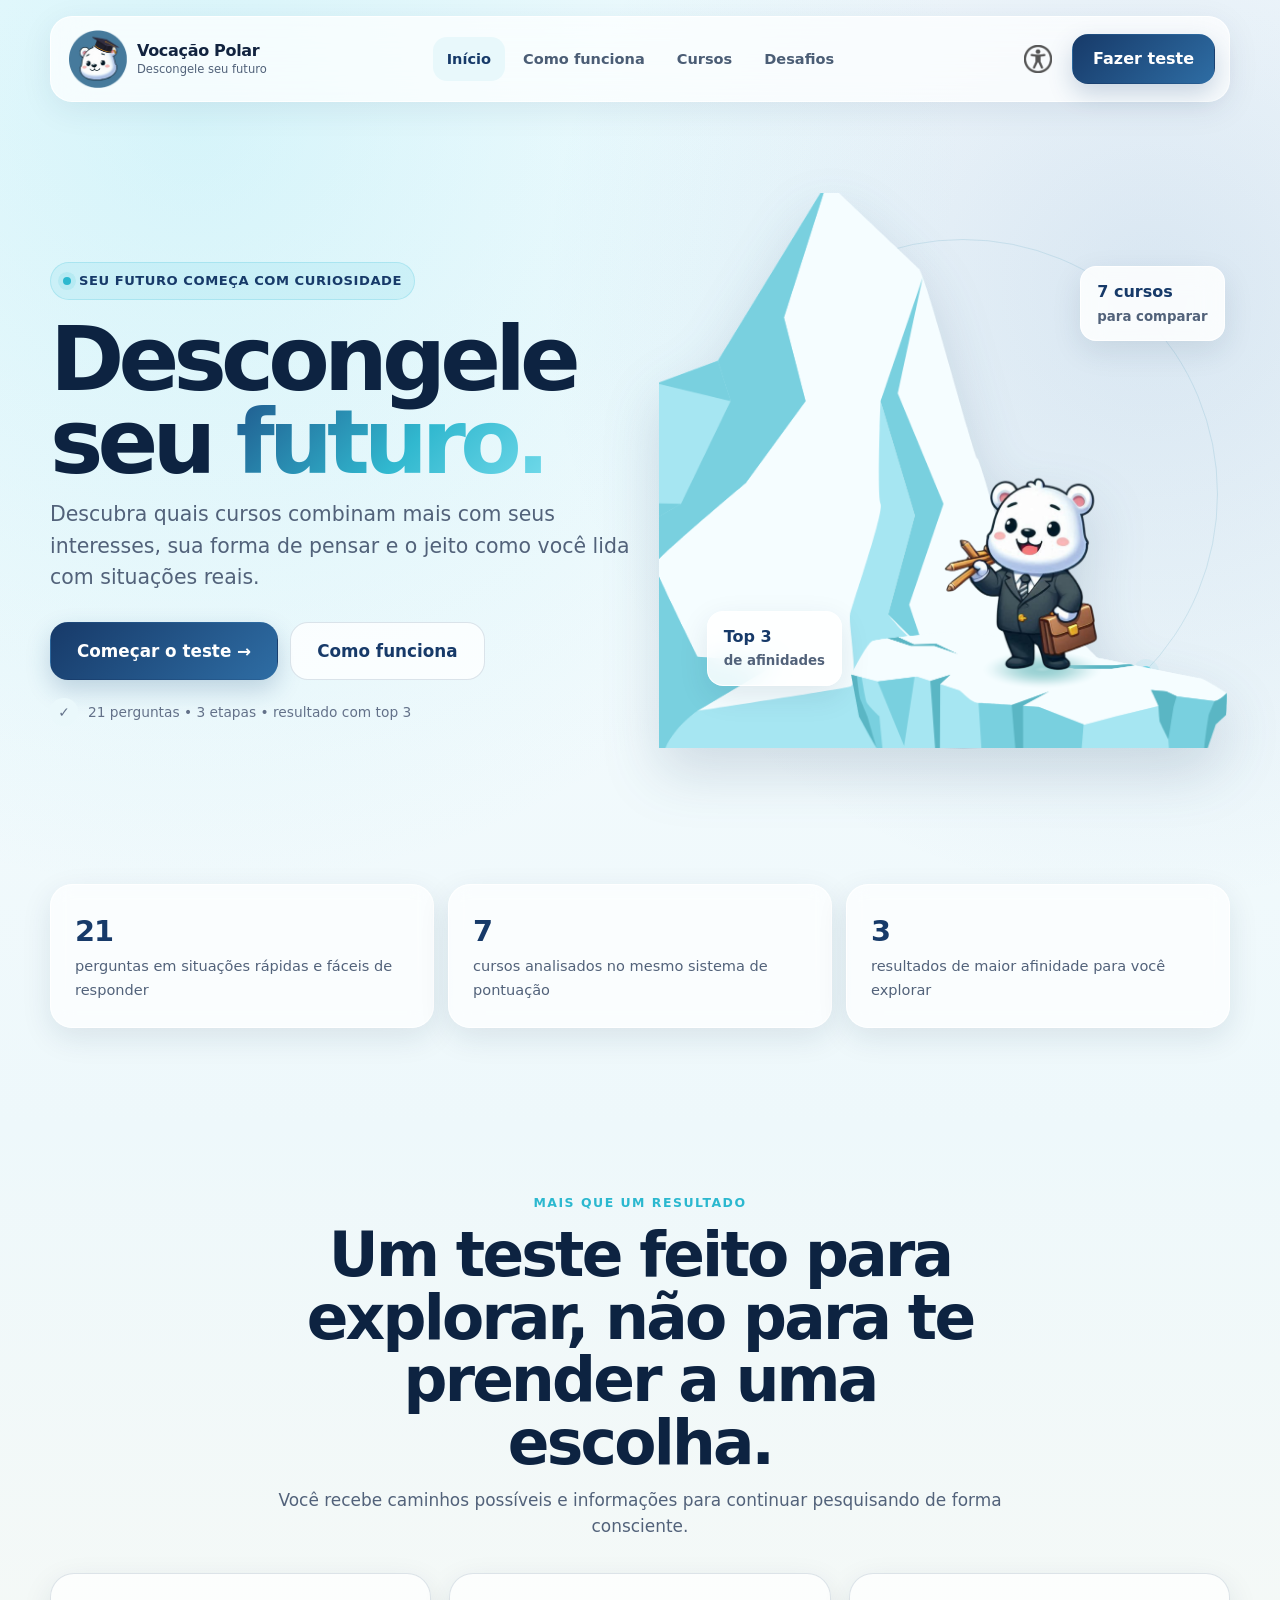
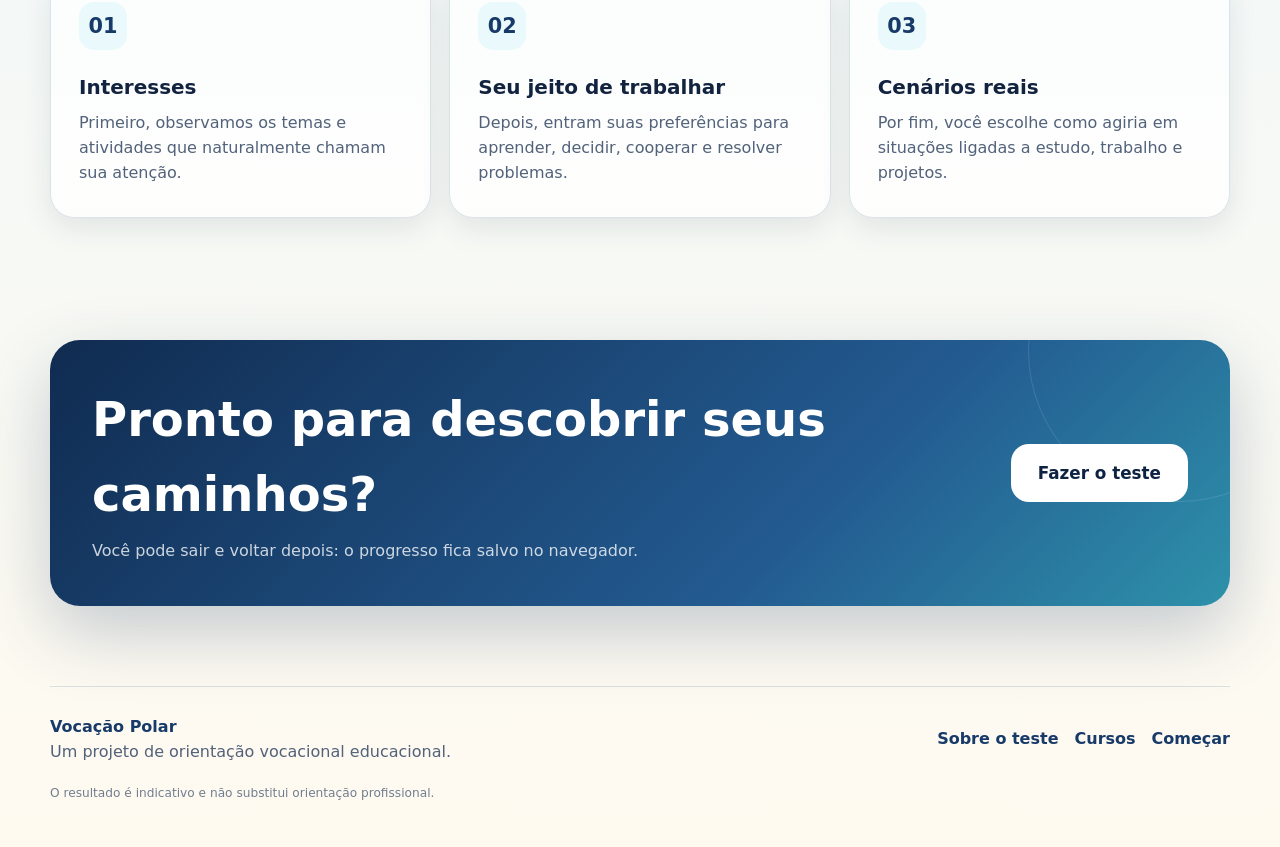
<file: index.html>
<!DOCTYPE html>
<html lang="pt-BR">
<head>
  <meta charset="UTF-8">
  <meta name="viewport" content="width=device-width, initial-scale=1.0">
  <meta name="description" content="Vocação Polar: teste vocacional interativo para explorar afinidades com cursos e áreas profissionais.">
  <link rel="icon" href="assets/img/Teste-vocacional.ico">
  <link rel="stylesheet" href="assets/css/main.css">
  <title>Vocação Polar — Descongele seu futuro</title>
</head>
<body>
  <a class="skip-link" href="#conteudo">Pular para o conteúdo</a>
  <div data-site-header></div>
  <main id="conteudo">
    <div class="page-shell">
      <section class="hero">
        <div class="hero-copy" data-reveal>
          <span class="eyebrow">Seu futuro começa com curiosidade</span>
          <h1>Descongele seu <span class="ice-word">futuro.</span></h1>
          <p class="hero-lead">Descubra quais cursos combinam mais com seus interesses, sua forma de pensar e o jeito como você lida com situações reais.</p>
          <div class="hero-actions"><a class="button button-primary button-lg" href="teste.html">Começar o teste →</a><a class="button button-secondary button-lg" href="descricao.html">Como funciona</a></div>
          <div class="hero-note"><span>✓</span> 21 perguntas • 3 etapas • resultado com top 3</div>
        </div>
        <div class="hero-visual" aria-label="Mascote da Vocação Polar" data-reveal>
          <div class="ice-orbit" aria-hidden="true"></div>
          <div class="hero-mascot-wrap"><img class="hero-ice" src="assets/img/gelo.png" alt=""><img class="hero-bear" src="assets/img/urso.png" alt="Urso mascote da Vocação Polar"></div>
          <div class="floating-card one">7 cursos<small>para comparar</small></div>
          <div class="floating-card two">Top 3<small>de afinidades</small></div>
        </div>
      </section>
      <section class="stats-strip" data-reveal>
        <article class="stat-card"><strong>21</strong><span>perguntas em situações rápidas e fáceis de responder</span></article>
        <article class="stat-card"><strong>7</strong><span>cursos analisados no mesmo sistema de pontuação</span></article>
        <article class="stat-card"><strong>3</strong><span>resultados de maior afinidade para você explorar</span></article>
      </section>
      <section class="section">
        <div class="section-head center" data-reveal><span class="section-kicker">Mais que um resultado</span><h2>Um teste feito para explorar, não para te prender a uma escolha.</h2><p>Você recebe caminhos possíveis e informações para continuar pesquisando de forma consciente.</p></div>
        <div class="feature-grid">
          <article class="feature-card" data-reveal><div class="feature-icon">01</div><h3>Interesses</h3><p>Primeiro, observamos os temas e atividades que naturalmente chamam sua atenção.</p></article>
          <article class="feature-card" data-reveal><div class="feature-icon">02</div><h3>Seu jeito de trabalhar</h3><p>Depois, entram suas preferências para aprender, decidir, cooperar e resolver problemas.</p></article>
          <article class="feature-card" data-reveal><div class="feature-icon">03</div><h3>Cenários reais</h3><p>Por fim, você escolhe como agiria em situações ligadas a estudo, trabalho e projetos.</p></article>
        </div>
      </section>
      <section class="cta-panel" data-reveal><div><h2>Pronto para descobrir seus caminhos?</h2><p>Você pode sair e voltar depois: o progresso fica salvo no navegador.</p></div><a class="button button-lg" href="teste.html">Fazer o teste</a></section>
    </div>
  </main>
  <div data-site-footer></div>
  <script src="assets/js/common.js"></script>
</body>
</html>
</file>
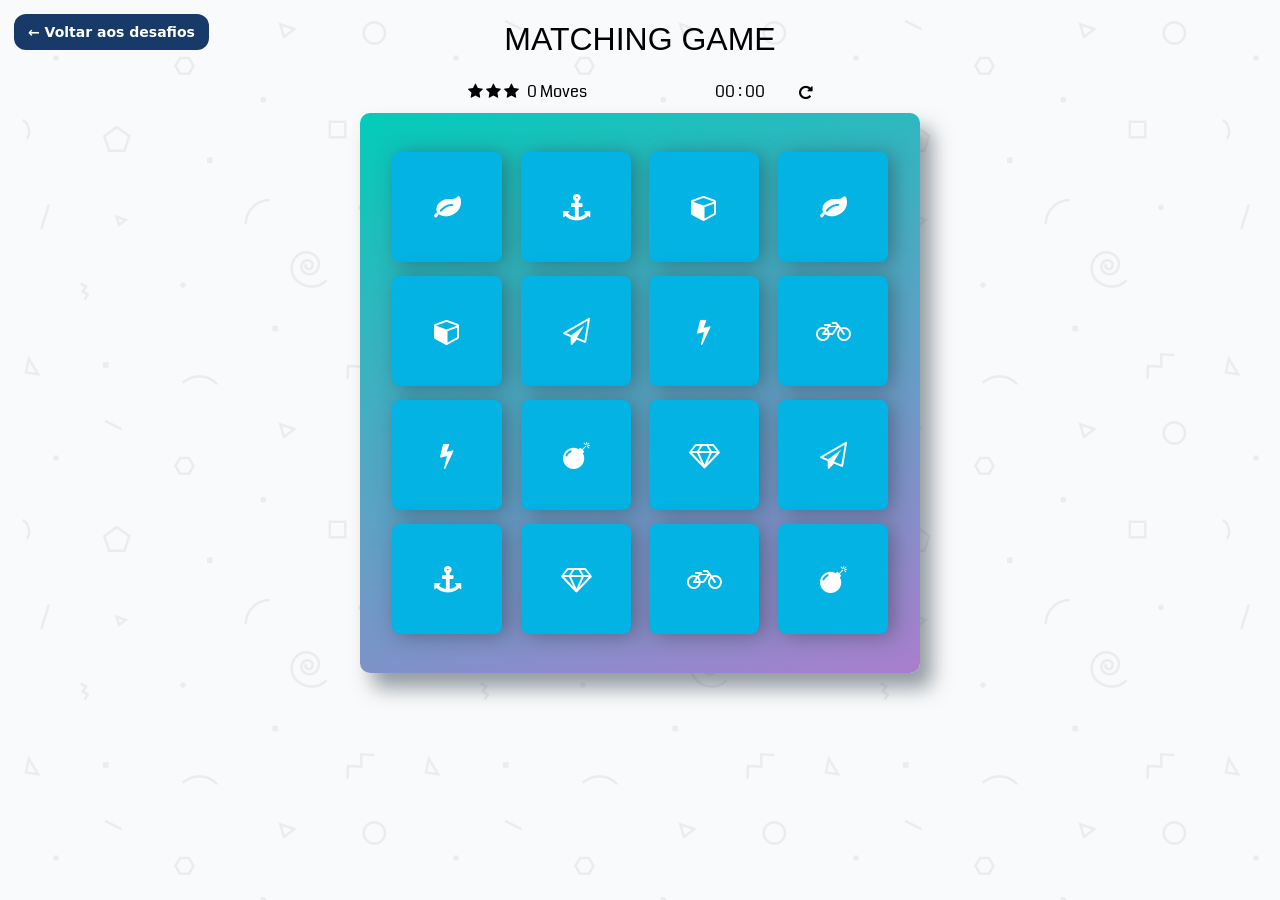
<file: extras/memory/index.html>
<!doctype html>
<html lang="pt-BR">
<head>
    <meta charset="utf-8">
    <title>Jogo da Memória — Vocação Polar</title>
    <meta http-equiv="X-UA-Compatible" content="IE=edge"/>
    <meta name="viewport" content="width=device-width, initial-scale=1"/>
    <meta name="description" content="">
    <!-- font awesome CDN -->
    <link rel="stylesheet prefetch" href="https://maxcdn.bootstrapcdn.com/font-awesome/4.6.1/css/font-awesome.min.css">
    <!-- font awesome local file for backup -->
    <link rel="stylesheet" href="css/font-awesome.min.css">
    <!-- code font family -->
    <link rel="stylesheet prefetch" href="https://fonts.googleapis.com/css?family=Coda">
    <!-- animate.css CDN -->
    <link rel="stylesheet"href="https://cdnjs.cloudflare.com/ajax/libs/animate.css/3.5.2/animate.min.css">
    <!-- animate.css library file for backup -->
    <link rel="stylesheet" href="css/animate.min.css">
    <!-- my main stylesheet file -->
    <link rel="stylesheet" href="css/app.css">
    <!-- resposive file  -->
    <link rel="stylesheet" href="css/responsive.css">
</head>
<body>
<a href="../../desafios.html" style="position:fixed;left:14px;top:14px;z-index:9999;padding:10px 14px;border-radius:12px;background:#173a69;color:white;text-decoration:none;font:700 14px system-ui">← Voltar aos desafios</a>
    <!-- start of preloader -->
    <div id="preloader">
      <ul class="preloader-dick">
        <li class="preloader-card">
          <i class="fa fa-bicycle"></i>
        </li>
        <li class="preloader-card">
          <i class="fa fa-bicycle"></i>
        </li>
        <li class="preloader-card">
          <i class="fa fa-paper-plane-o"></i>
        </li>
        <li class="preloader-card">
          <i class="fa fa-paper-plane-o"></i>
        </li>
      </ul>
      <div class="preloader-txt">
        <p>Loading...</p>
      </div>
    </div>
    <!-- end of preloader -->
    <div class="container">
        <header>
            <h1>Matching Game</h1>
        </header>

        <section class="score-panel">
        	<ul class="stars">
        		<li><i class="star-one fa fa-star"></i></li>
        		<li><i class="star-two fa fa-star"></i></li>
        		<li><i class="star-three fa fa-star"></i></li>
        	</ul>

        	<span class="moves">0</span> Moves

          <div class="float-right">
            <div id="timer-show" class="float-left">
              <span id="time-info">00 : 00</span>
            </div>
            <div id="restart" class="restart-icon__holder float-right">
          		<i class="fa fa-repeat"></i>
          	</div>
          </div>
        </section>

        <ul class="deck">
            <li class="card animated">
                <i class="fa fa-diamond"></i>
            </li>
            <li class="card animated">
                <i class="fa fa-paper-plane-o"></i>
            </li>
            <li class="card animated">
                <i class="fa fa-anchor"></i>
            </li>
            <li class="card animated">
                <i class="fa fa-bolt"></i>
            </li>
            <li class="card animated">
                <i class="fa fa-cube"></i>
            </li>
            <li class="card animated">
                <i class="fa fa-anchor"></i>
            </li>
            <li class="card animated">
                <i class="fa fa-leaf"></i>
            </li>
            <li class="card animated">
                <i class="fa fa-bicycle"></i>
            </li>
            <li class="card animated">
                <i class="fa fa-diamond"></i>
            </li>
            <li class="card animated">
                <i class="fa fa-bomb"></i>
            </li>
            <li class="card animated">
                <i class="fa fa-leaf"></i>
            </li>
            <li class="card animated">
                <i class="fa fa-bomb"></i>
            </li>
            <li class="card animated">
                <i class="fa fa-bolt"></i>
            </li>
            <li class="card animated">
                <i class="fa fa-bicycle"></i>
            </li>
            <li class="card animated">
                <i class="fa fa-paper-plane-o"></i>
            </li>
            <li class="card animated">
                <i class="fa fa-cube"></i>
            </li>
        </ul>
    </div>
    <!-- win game message section  -->
    <div id="win-message-section">
      <!-- start of leader board  -->
      <section id="leader-board" class="fade-out">
        <header>
          <h2>High Scores</h2>
        </header>
        <article>
          <div class="leader-board__info">
            <span class="leader-board__score">#1 <span class="score-show"></span></span>
          </div>
          <div class="leader-board__info">
            <span class="leader-board__score">#2 <span class="score-show"></span></span>
          </div>
          <div class="leader-board__info">
            <span class="leader-board__score">#3 <span class="score-show"></span></span>
          </div>
        </article>
        <div class="scored"></div>
      </section>
      <!-- end of leader board -->
      <div class="righ-mark">
        <!-- (svg Congratulations Page Done Icon, with my own styles) from : https://codepen.io/abhijit_mishra/pen/yXWwqd -->
        <svg version="1.1" id="tick" xmlns="http://www.w3.org/2000/svg" xmlns:xlink="http://www.w3.org/1999/xlink" x="0px" y="0px" viewBox="0 0 37 37" style="enable-background:new 0 0 37 37;" xml:space="preserve">
          <path class="circ path" d="M30.5,6.5L30.5,6.5c6.6,6.6,6.6,17.4,0,24l0,0c-6.6,6.6-17.4,6.6-24,0l0,0c-6.6-6.6-6.6-17.4,0-24l0,0C13.1-0.2,23.9-0.2,30.5,6.5z"/>
          <polyline class="tick path" points="11.6,20 15.9,24.2 26.4,13.8 "/>
        </svg>
      </div>
      <div class="fade-out game-win-info">
        <h2>
          Congratulations! You Won!
        </h2>
        <div class="txt-holder">
          <p class="txt" id="win-info">
            with <span id="moves-number"></span> moves and <span id="stars-info"></span><br> in <span id="seconds-info"></span>
          </p>
          <p class="txt">Wooooooo!</p>
        </div>
        <div id="play-again" class="play-again__botton">Play again!</div>
      </div>
    </div>
    <!-- end of win game message section -->
    <script src="js/jquery-3.3.1.slim.min.js"></script>
    <script src="js/app.js"></script>
</body>
</html>
</file>
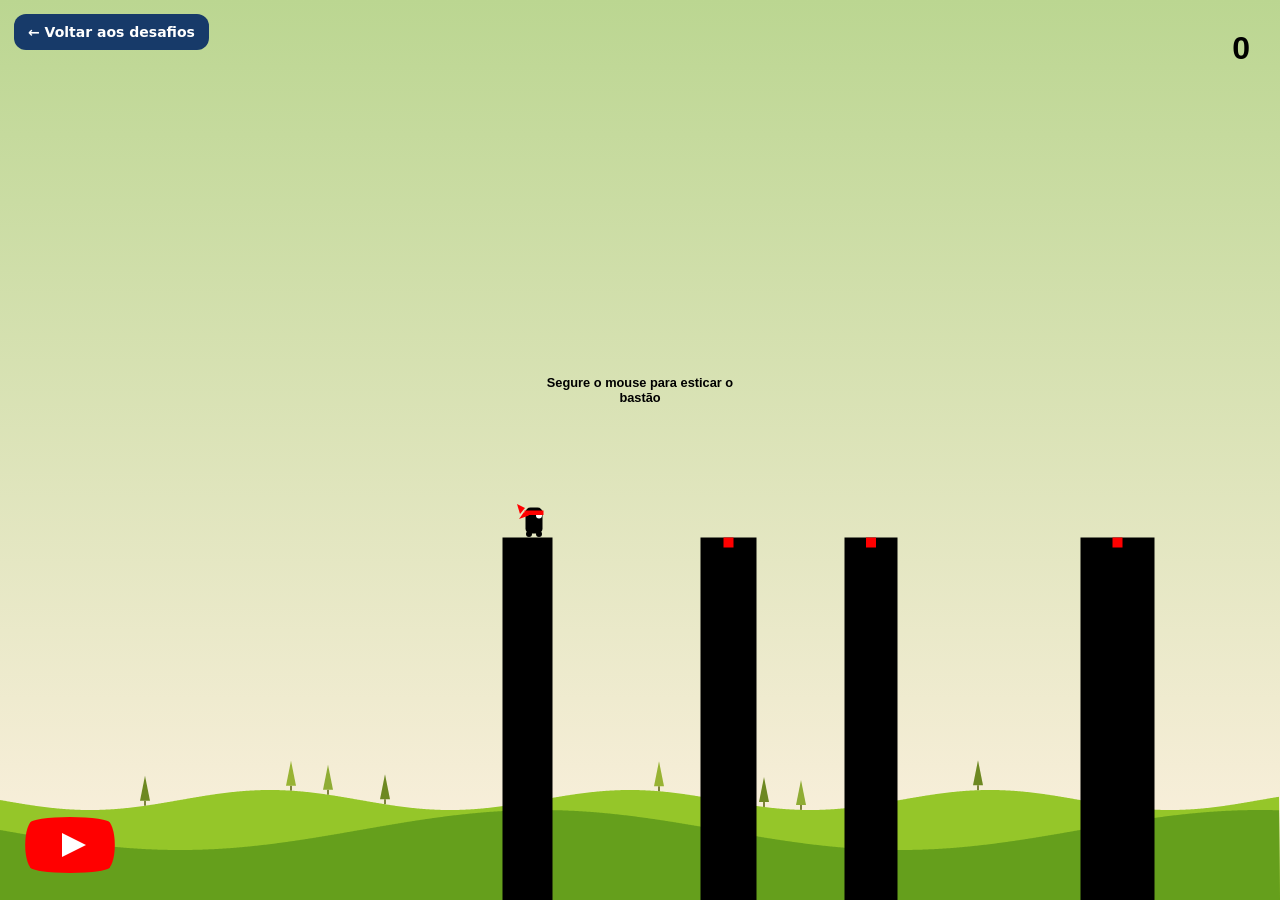
<file: extras/stick/index.html>
<!DOCTYPE html>
<html lang="pt-BR">
<head>
    <meta charset="UTF-8">
    <meta name="viewport" content="width=device-width, initial-scale=1.0">
    <title>Stick Challenge — Vocação Polar</title>
    <link rel="stylesheet" href="style.css">
</head>
<body>
<a href="../../desafios.html" style="position:fixed;left:14px;top:14px;z-index:9999;padding:10px 14px;border-radius:12px;background:#173a69;color:white;text-decoration:none;font:700 14px system-ui">← Voltar aos desafios</a>
    <div class="container">
        <div id="score"></div>
        <canvas id="game" width="375" height="375"></canvas>
        <div id="introduction">Segure o mouse para esticar o bastão</div>
        <div id="perfect">PONTUAÇÃO DUPLA</div>
        <button id="restart">RECOMEÇAR</button>
      </div>
      
      <a id="youtube" href="https://youtu.be/eue3UdFvwPo" target="_top">
        <span>See how this game was made</span>
      </a>
      <div id="youtube-card">
        How to create a Stick Hero game with JavaScript and HTML Canvas
      </div>

    <script src="script.js"></script>
</body>
</html>
</file>
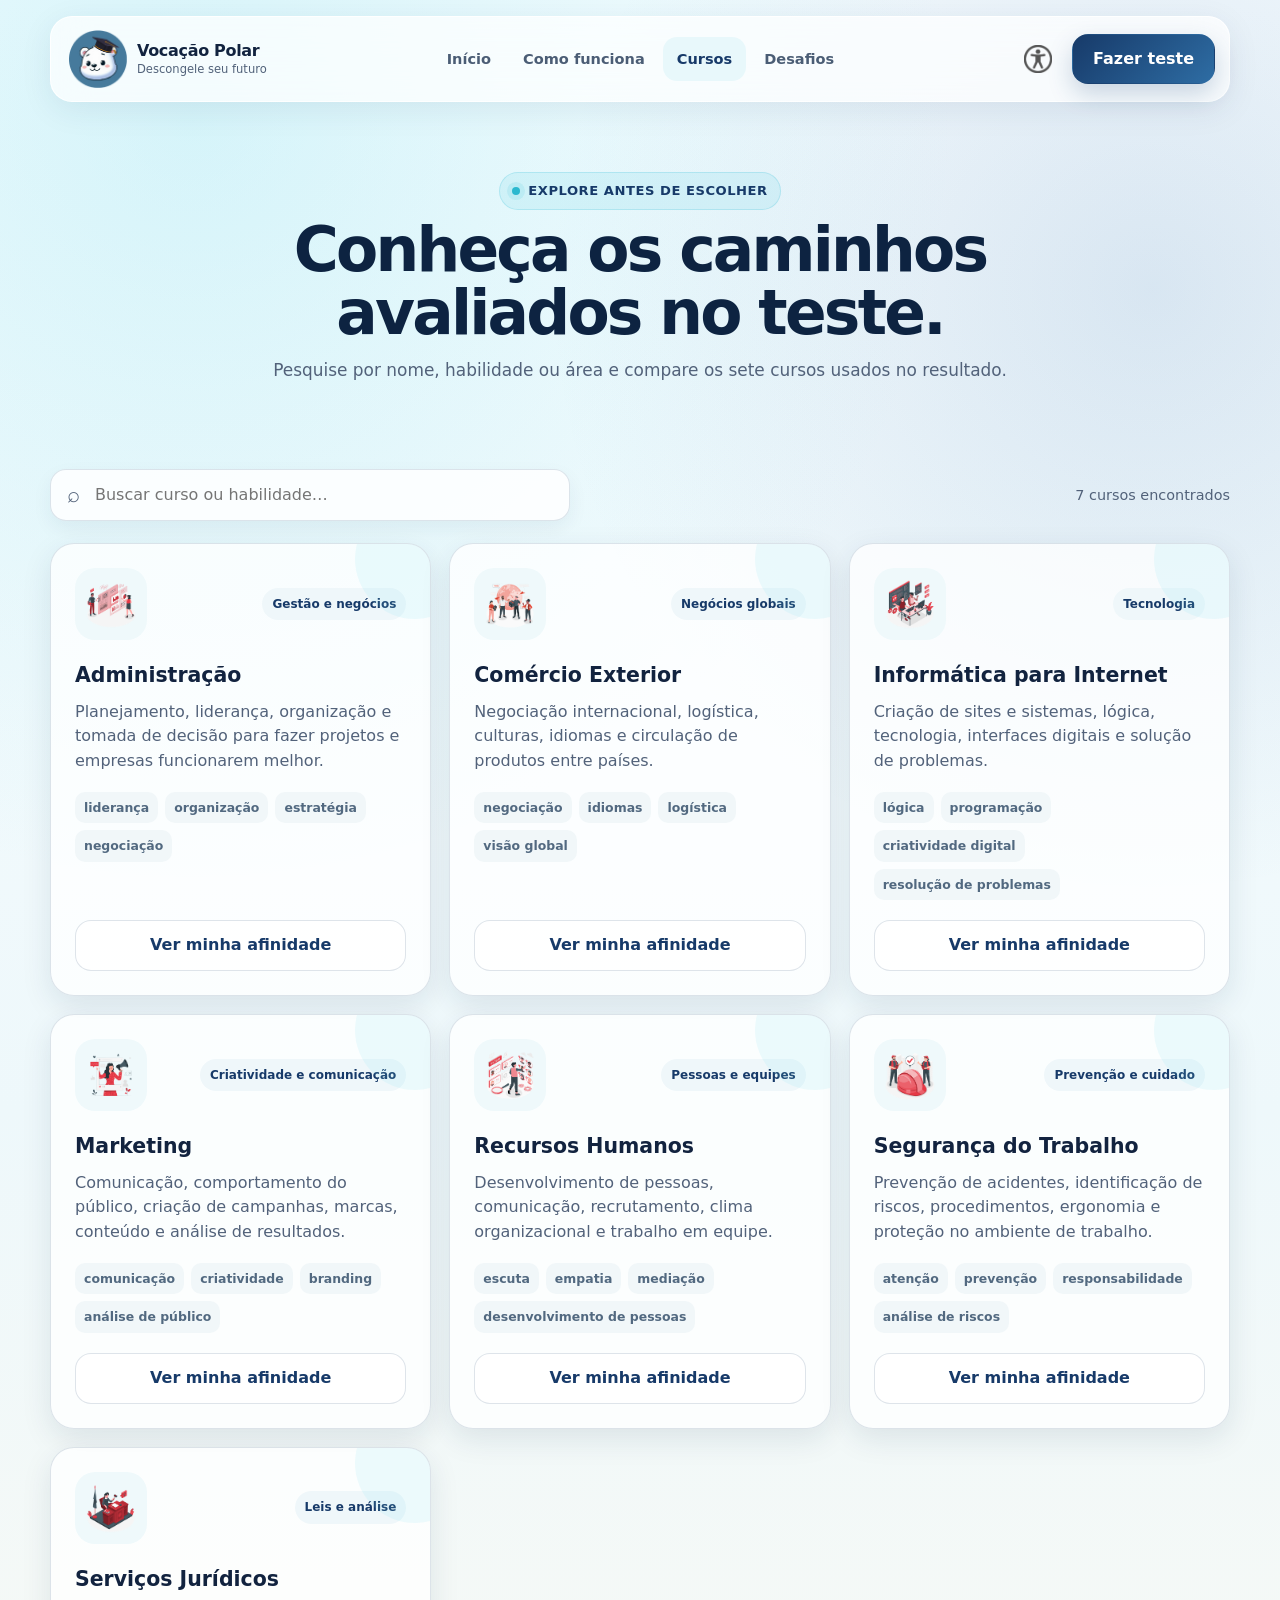
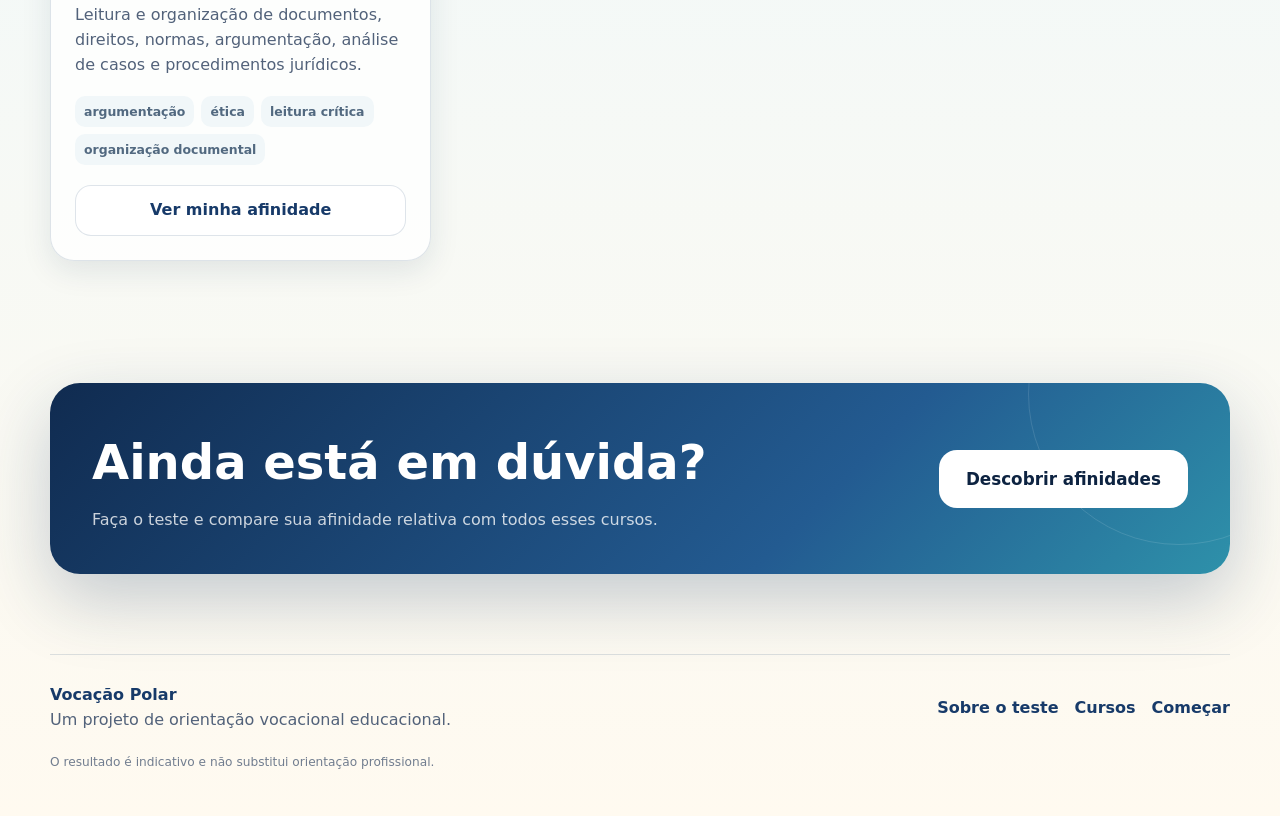
<file: cursos.html>
<!DOCTYPE html>
<html lang="pt-BR">
<head>
  <meta charset="UTF-8">
  <meta name="viewport" content="width=device-width, initial-scale=1.0">
  <meta name="description" content="Conheça os cursos avaliados pelo teste Vocação Polar.">
  <link rel="icon" href="assets/img/Teste-vocacional.ico">
  <link rel="stylesheet" href="assets/css/main.css">
  <title>Cursos — Vocação Polar</title>
</head>
<body>
  <a class="skip-link" href="#conteudo">Pular para o conteúdo</a>
  <div data-site-header></div>
  <main id="conteudo" class="page-shell">
    <section class="page-hero" data-reveal><span class="eyebrow">Explore antes de escolher</span><h1 class="page-title">Conheça os caminhos avaliados no teste.</h1><p class="page-subtitle">Pesquise por nome, habilidade ou área e compare os sete cursos usados no resultado.</p></section>
    <section class="section" style="padding-top:20px">
      <div class="course-toolbar" data-reveal><div class="search-box"><input id="course-search" type="search" placeholder="Buscar curso ou habilidade…" aria-label="Buscar cursos"></div><span id="course-count" class="course-count"></span></div>
      <div class="course-grid" id="course-grid"></div>
    </section>
    <section class="cta-panel" data-reveal><div><h2>Ainda está em dúvida?</h2><p>Faça o teste e compare sua afinidade relativa com todos esses cursos.</p></div><a class="button button-lg" href="teste.html">Descobrir afinidades</a></section>
  </main>
  <div data-site-footer></div>
  <script src="assets/js/common.js"></script>
  <script src="assets/js/test-data.js"></script>
  <script src="assets/js/catalog.js"></script>
</body>
</html>
</file>
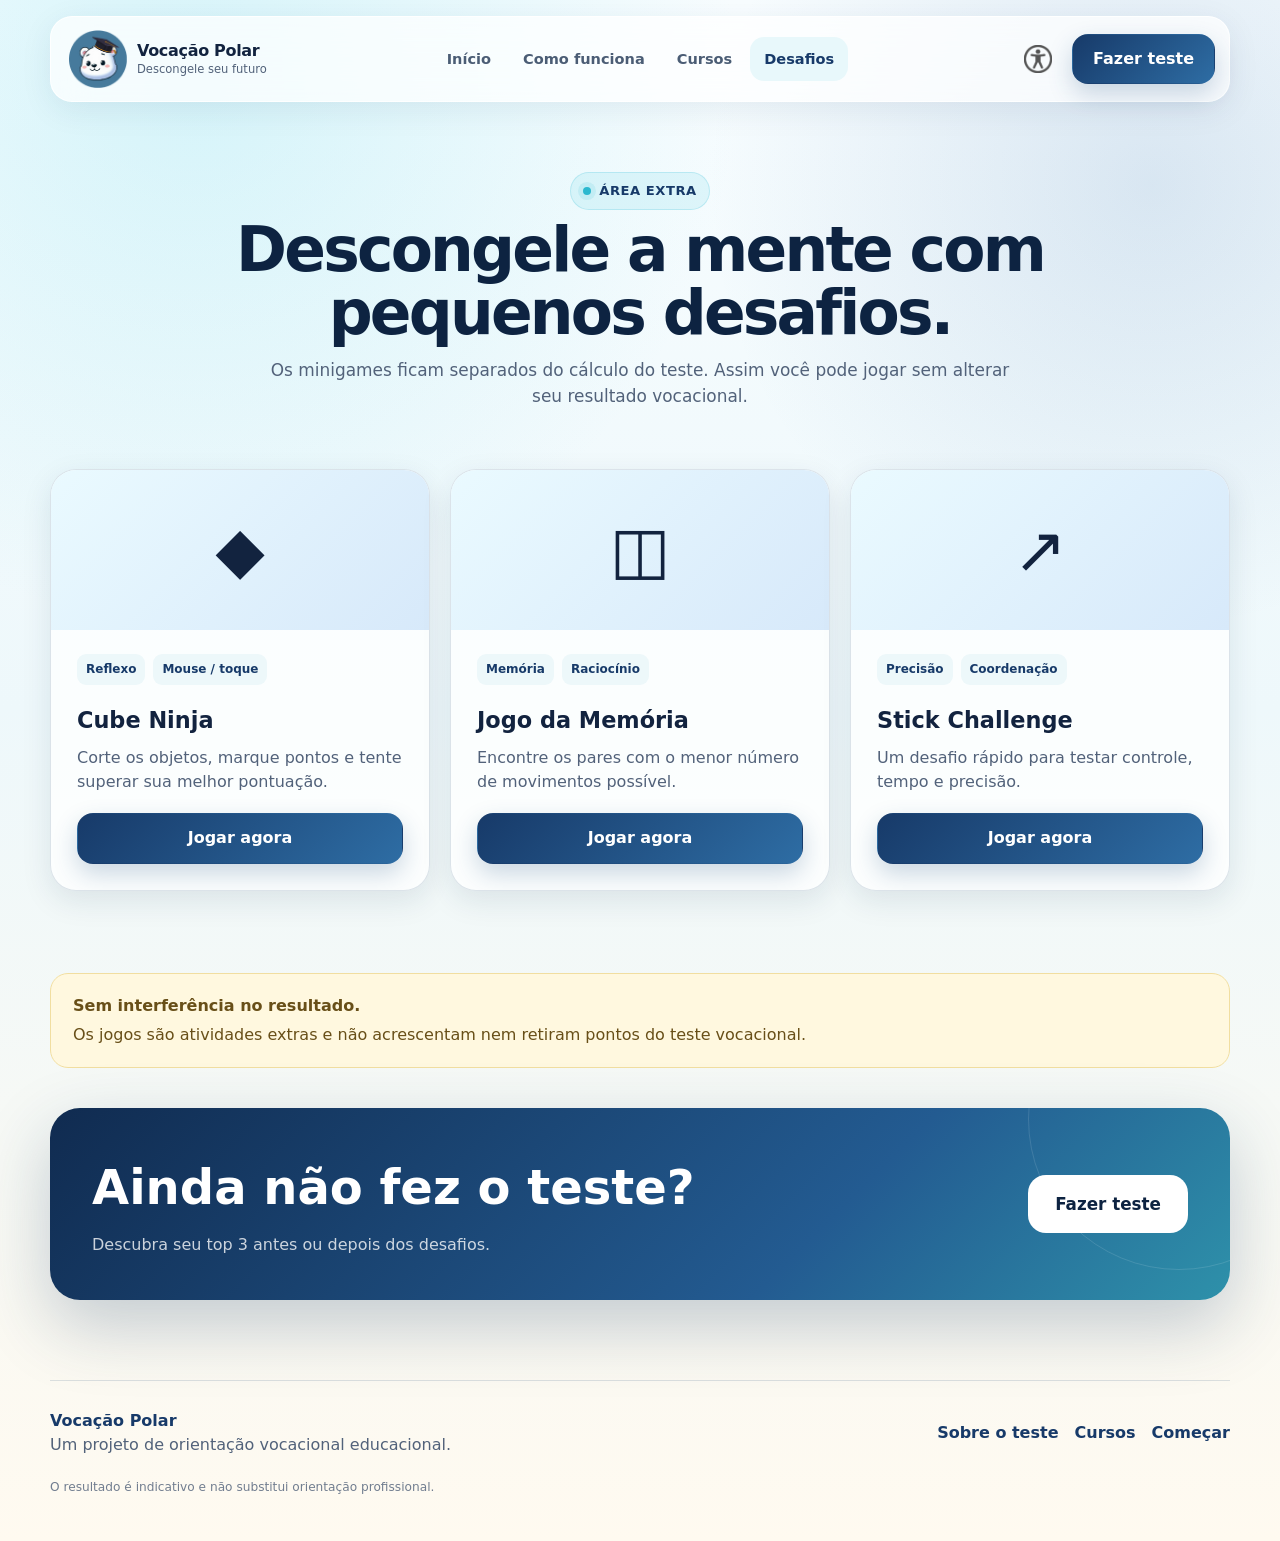
<file: desafios.html>
<!DOCTYPE html>
<html lang="pt-BR">
<head>
  <meta charset="UTF-8">
  <meta name="viewport" content="width=device-width, initial-scale=1.0">
  <meta name="description" content="Minigames e desafios extras do projeto Vocação Polar.">
  <link rel="icon" href="assets/img/Teste-vocacional.ico">
  <link rel="stylesheet" href="assets/css/main.css">
  <title>Desafios — Vocação Polar</title>
</head>
<body>
  <a class="skip-link" href="#conteudo">Pular para o conteúdo</a>
  <div data-site-header></div>
  <main id="conteudo" class="page-shell">
    <section class="page-hero" data-reveal><span class="eyebrow">Área extra</span><h1 class="page-title">Descongele a mente com pequenos desafios.</h1><p class="page-subtitle">Os minigames ficam separados do cálculo do teste. Assim você pode jogar sem alterar seu resultado vocacional.</p></section>
    <section class="section" style="padding-top:20px">
      <div class="challenge-grid">
        <article class="challenge-card" data-reveal><div class="challenge-visual">◆</div><div class="challenge-meta"><span>Reflexo</span><span>Mouse / toque</span></div><h3>Cube Ninja</h3><p>Corte os objetos, marque pontos e tente superar sua melhor pontuação.</p><a class="button button-primary" href="extras/fruit/fruitNinja.html">Jogar agora</a></article>
        <article class="challenge-card" data-reveal><div class="challenge-visual">◫</div><div class="challenge-meta"><span>Memória</span><span>Raciocínio</span></div><h3>Jogo da Memória</h3><p>Encontre os pares com o menor número de movimentos possível.</p><a class="button button-primary" href="extras/memory/index.html">Jogar agora</a></article>
        <article class="challenge-card" data-reveal><div class="challenge-visual">↗</div><div class="challenge-meta"><span>Precisão</span><span>Coordenação</span></div><h3>Stick Challenge</h3><p>Um desafio rápido para testar controle, tempo e precisão.</p><a class="button button-primary" href="extras/stick/index.html">Jogar agora</a></article>
      </div>
    </section>
    <section class="notice" data-reveal><strong>Sem interferência no resultado.</strong> Os jogos são atividades extras e não acrescentam nem retiram pontos do teste vocacional.</section>
    <section class="cta-panel" data-reveal><div><h2>Ainda não fez o teste?</h2><p>Descubra seu top 3 antes ou depois dos desafios.</p></div><a class="button button-lg" href="teste.html">Fazer teste</a></section>
  </main>
  <div data-site-footer></div>
  <script src="assets/js/common.js"></script>
</body>
</html>
</file>
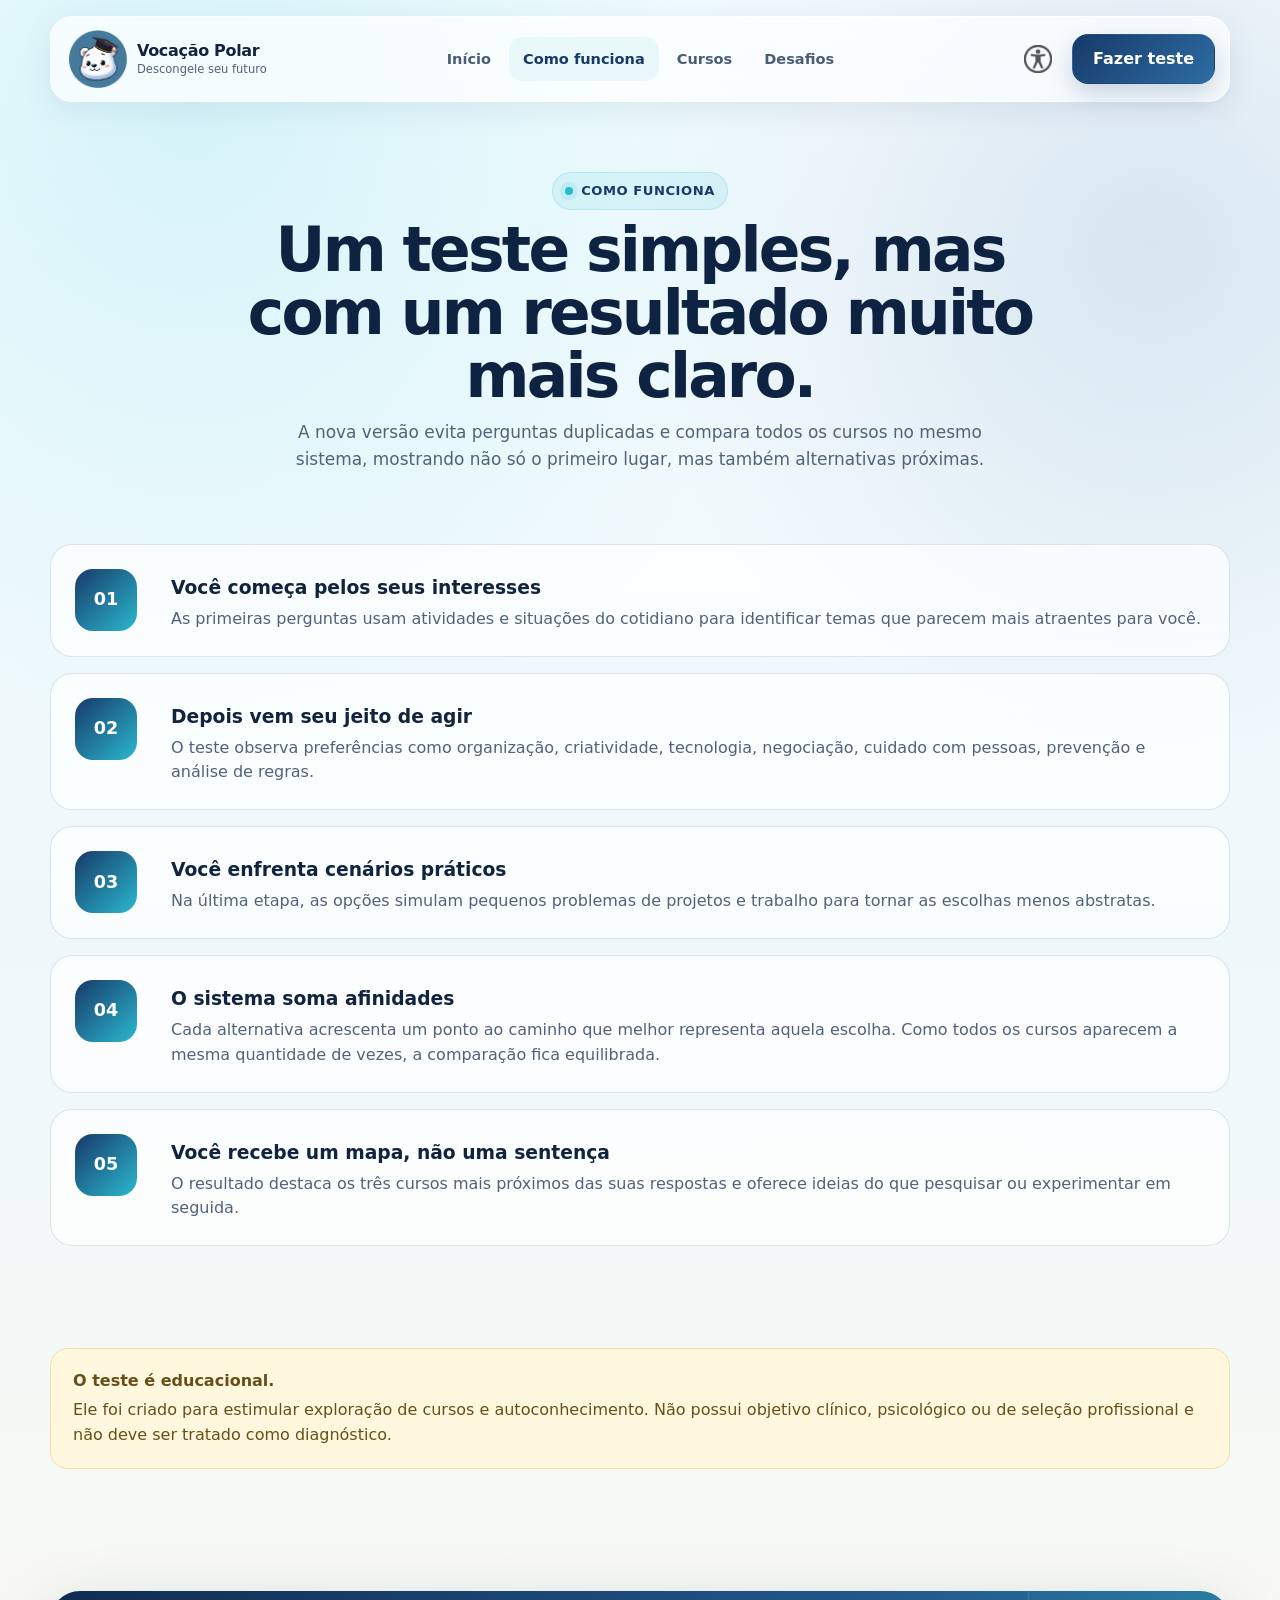
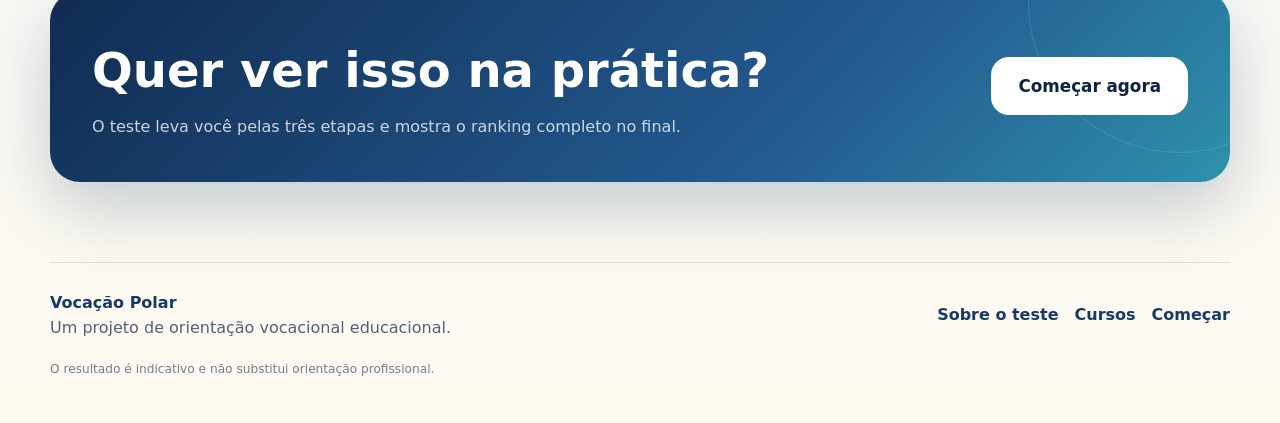
<file: descricao.html>
<!DOCTYPE html>
<html lang="pt-BR">
<head>
  <meta charset="UTF-8">
  <meta name="viewport" content="width=device-width, initial-scale=1.0">
  <meta name="description" content="Entenda como funciona o teste vocacional Vocação Polar.">
  <link rel="icon" href="assets/img/Teste-vocacional.ico">
  <link rel="stylesheet" href="assets/css/main.css">
  <title>Como funciona — Vocação Polar</title>
</head>
<body>
  <a class="skip-link" href="#conteudo">Pular para o conteúdo</a>
  <div data-site-header></div>
  <main id="conteudo" class="page-shell">
    <section class="page-hero" data-reveal><span class="eyebrow">Como funciona</span><h1 class="page-title">Um teste simples, mas com um resultado muito mais claro.</h1><p class="page-subtitle">A nova versão evita perguntas duplicadas e compara todos os cursos no mesmo sistema, mostrando não só o primeiro lugar, mas também alternativas próximas.</p></section>
    <section class="section" style="padding-top:32px">
      <div class="timeline">
        <article class="timeline-item" data-reveal><div><h3>Você começa pelos seus interesses</h3><p>As primeiras perguntas usam atividades e situações do cotidiano para identificar temas que parecem mais atraentes para você.</p></div></article>
        <article class="timeline-item" data-reveal><div><h3>Depois vem seu jeito de agir</h3><p>O teste observa preferências como organização, criatividade, tecnologia, negociação, cuidado com pessoas, prevenção e análise de regras.</p></div></article>
        <article class="timeline-item" data-reveal><div><h3>Você enfrenta cenários práticos</h3><p>Na última etapa, as opções simulam pequenos problemas de projetos e trabalho para tornar as escolhas menos abstratas.</p></div></article>
        <article class="timeline-item" data-reveal><div><h3>O sistema soma afinidades</h3><p>Cada alternativa acrescenta um ponto ao caminho que melhor representa aquela escolha. Como todos os cursos aparecem a mesma quantidade de vezes, a comparação fica equilibrada.</p></div></article>
        <article class="timeline-item" data-reveal><div><h3>Você recebe um mapa, não uma sentença</h3><p>O resultado destaca os três cursos mais próximos das suas respostas e oferece ideias do que pesquisar ou experimentar em seguida.</p></div></article>
      </div>
    </section>
    <section class="section" style="padding-top:20px">
      <div class="notice" data-reveal><strong>O teste é educacional.</strong> Ele foi criado para estimular exploração de cursos e autoconhecimento. Não possui objetivo clínico, psicológico ou de seleção profissional e não deve ser tratado como diagnóstico.</div>
    </section>
    <section class="cta-panel" data-reveal><div><h2>Quer ver isso na prática?</h2><p>O teste leva você pelas três etapas e mostra o ranking completo no final.</p></div><a class="button button-lg" href="teste.html">Começar agora</a></section>
  </main>
  <div data-site-footer></div>
  <script src="assets/js/common.js"></script>
</body>
</html>
</file>
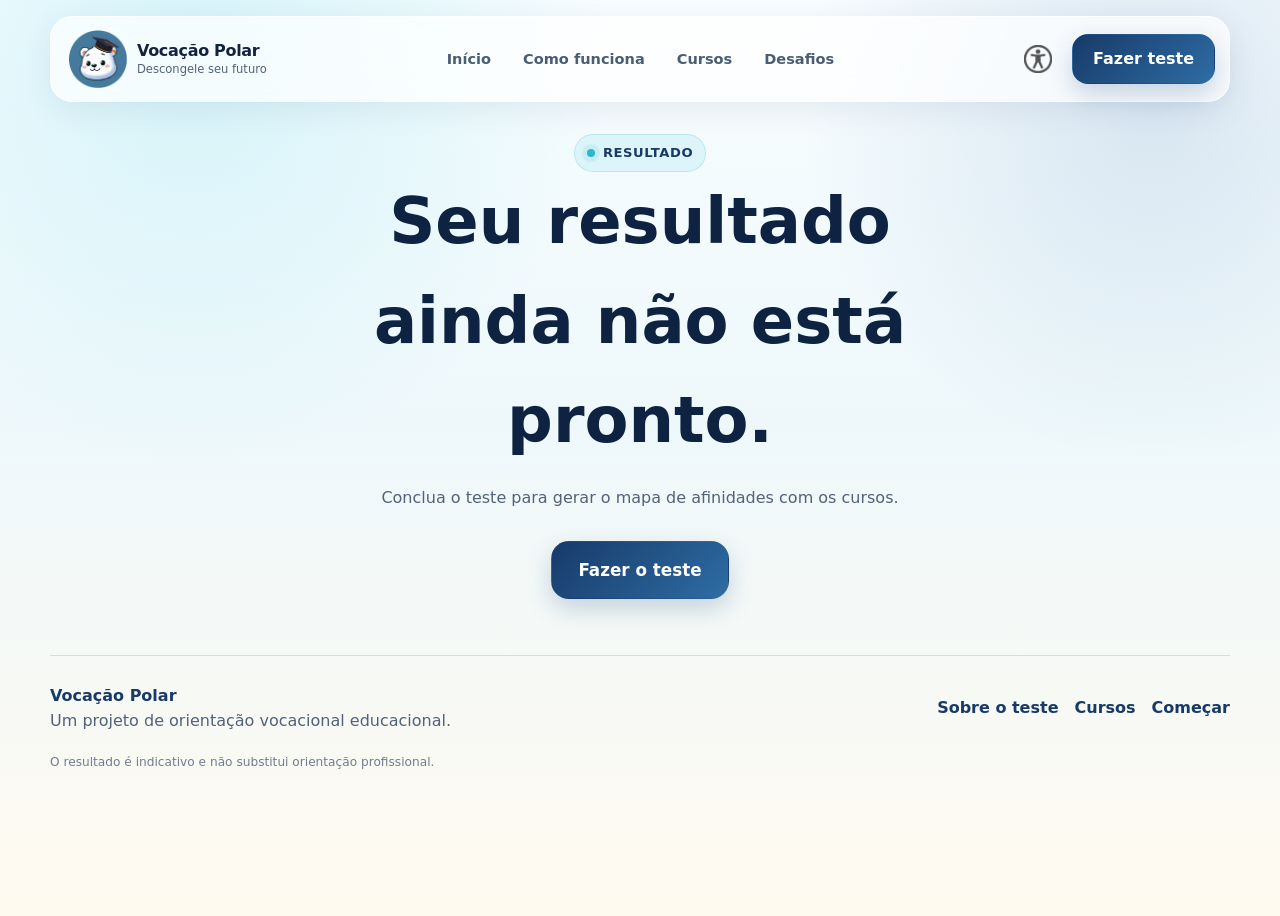
<file: resultado.html>
<!DOCTYPE html>
<html lang="pt-BR">
<head>
  <meta charset="UTF-8">
  <meta name="viewport" content="width=device-width, initial-scale=1.0">
  <meta name="description" content="Resultado do teste vocacional Vocação Polar.">
  <link rel="icon" href="assets/img/Teste-vocacional.ico">
  <link rel="stylesheet" href="assets/css/main.css">
  <link rel="stylesheet" href="assets/css/result.css">
  <title>Seu resultado — Vocação Polar</title>
</head>
<body class="result-page">
  <a class="skip-link" href="#result-root">Pular para o resultado</a>
  <div data-site-header></div>
  <main id="result-root" class="page-shell"></main>
  <div data-site-footer></div>
  <script src="assets/js/common.js"></script>
  <script src="assets/js/test-data.js"></script>
  <script src="assets/js/result.js"></script>
</body>
</html>
</file>
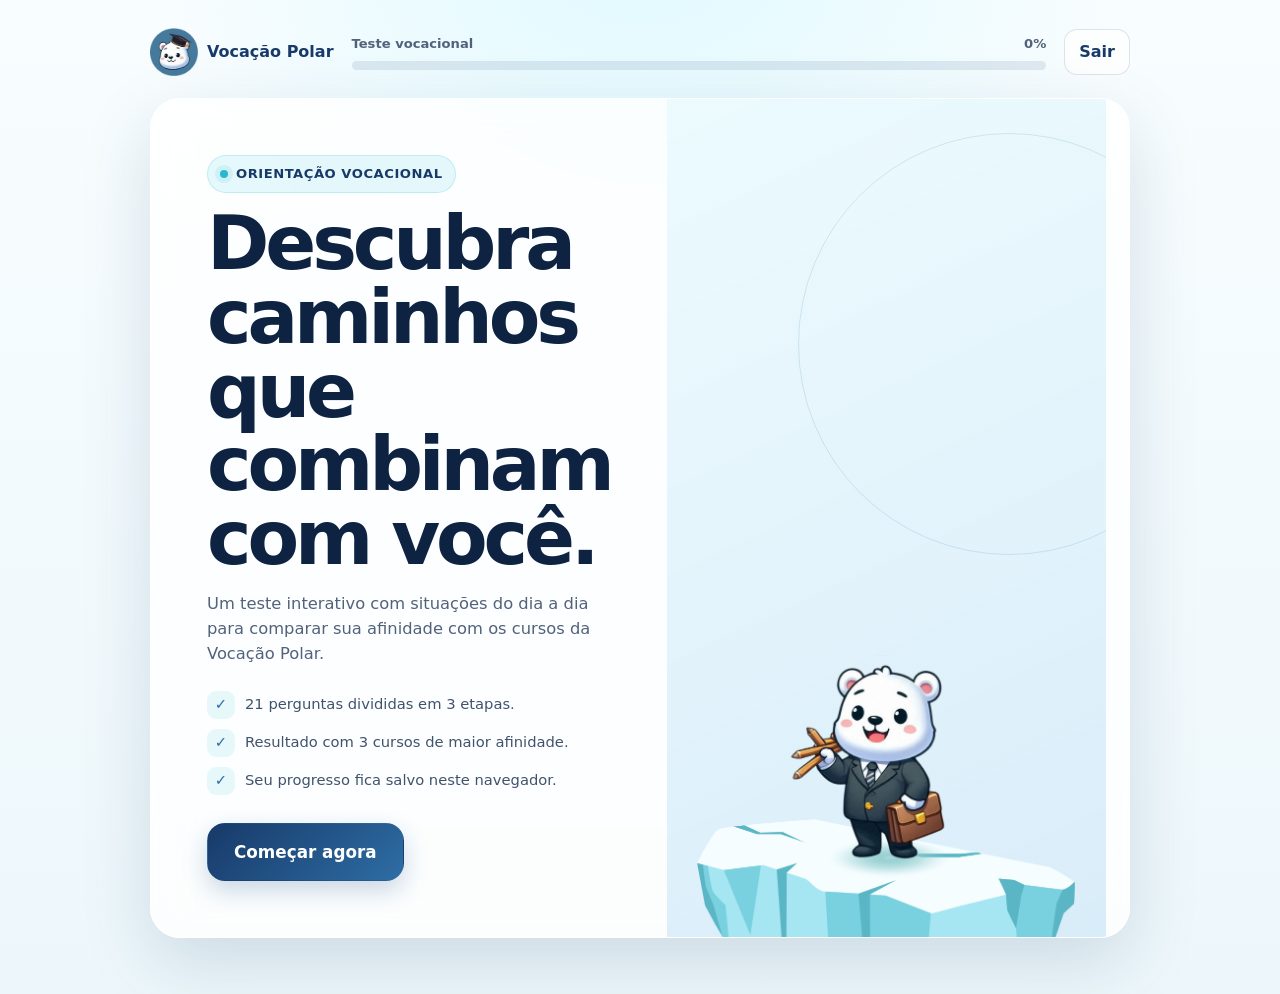
<file: teste.html>
<!DOCTYPE html>
<html lang="pt-BR">
<head>
  <meta charset="UTF-8">
  <meta name="viewport" content="width=device-width, initial-scale=1.0">
  <meta name="description" content="Teste vocacional interativo Vocação Polar.">
  <link rel="icon" href="assets/img/Teste-vocacional.ico">
  <link rel="stylesheet" href="assets/css/main.css">
  <link rel="stylesheet" href="assets/css/test.css">
  <title>Teste vocacional — Vocação Polar</title>
</head>
<body class="test-page page-ready">
  <a class="skip-link" href="#test-root">Pular para o teste</a>
  <div class="test-shell">
    <div class="test-topbar">
      <a class="test-brand" href="index.html"><img src="assets/img/logo.png" alt=""><span>Vocação Polar</span></a>
      <div class="progress-wrap"><div class="progress-copy"><span id="progress-text">Teste vocacional</span><span id="progress-percent">0%</span></div><div class="progress-track"><div class="progress-bar" id="test-progress"></div></div></div>
      <button type="button" class="test-exit" id="test-exit">Sair</button>
    </div>
    <main class="test-card" id="test-root"></main>
  </div>
  <script src="assets/js/common.js"></script>
  <script src="assets/js/test-data.js"></script>
  <script src="assets/js/test.js"></script>
</body>
</html>
</file>
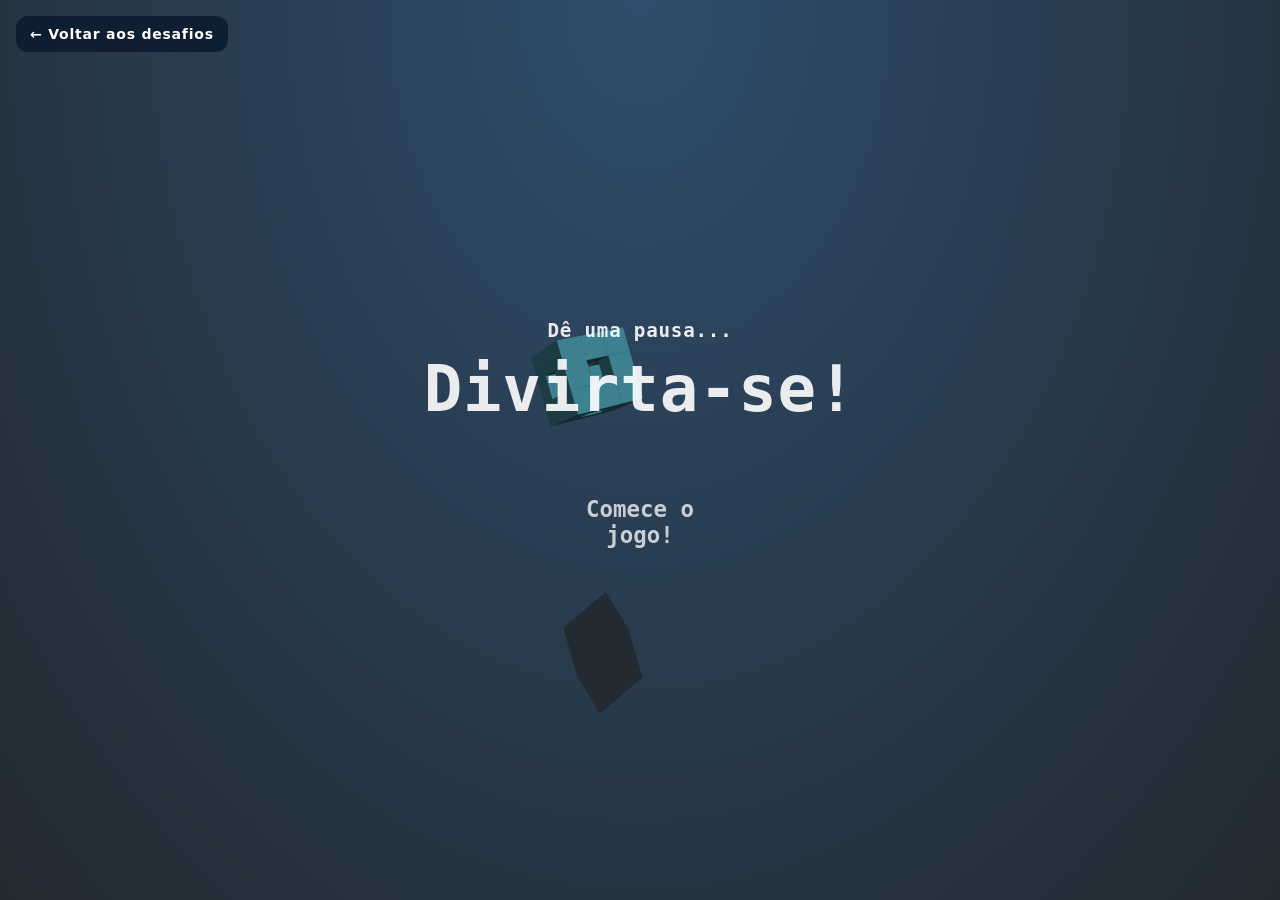
<file: extras/fruit/fruitNinja.html>
<!DOCTYPE html>
<html lang="pt-BR">
<head>
    <meta charset="UTF-8">
    <meta name="viewport" content="width=device-width, initial-scale=1.0">
    <link rel="stylesheet" href="style.css">
    <title>Cube Ninja — Vocação Polar</title>
</head>
<body>
<!-- Game canvas -->
<canvas id="c"></canvas>

<!-- Gameplay HUD -->
<div class="hud">
	<div class="hud__score">
		<div class="score-lbl"></div>
		<div class="cube-count-lbl"></div>
	</div>
	<div class="pause-btn"><div></div></div>
	<div class="slowmo">
		<div class="slowmo__bar"></div>
	</div>
</div>

<!-- Menu System -->
<div class="menus">
	<div class="menu menu--main">
		<h2>Dê uma pausa...</h2>
        <h1>Divirta-se!</h1>
		<button type="button" class="play-normal-btn">Comece o jogo!</button>
		<button type="button" class="play-casual-btn"></button>
	</div>
	<div class="menu menu--pause">
		<h1></h1>
		<button type="button" class="resume-btn"></button>
		<button type="button" class="menu-btn--pause"></button>
	</div>
	<div class="menu menu--score">
		<h1>VocÊ conseguiu desbloquear uma nova fase!</h1>
		<h2>Seu Score:</h2>
		<div class="final-score-lbl"></div>
		<div class="high-score-lbl"></div>
		<button type="button" class="play-again-btn">Passe para a próxima fase</button>
		<button type="button" class="menu-btn--score"></button>
	</div>
</div>
<a href="../../desafios.html" style="position:fixed;left:16px;top:16px;z-index:9999;padding:10px 14px;border-radius:12px;background:rgba(10,25,45,.82);color:#fff;text-decoration:none;font:700 14px system-ui">← Voltar aos desafios</a>
    

<script src="tetste.js"></script>


</body>
</html>
</file>
<file: assets/css/main.css>
:root {
  --font-scale: 1;
  --ink: #12233f;
  --ink-soft: #52627a;
  --navy: #173a69;
  --navy-deep: #0d2341;
  --blue: #2e6da4;
  --ice: #dff7ff;
  --ice-2: #eefbff;
  --cyan: #74d8e8;
  --cyan-strong: #2bb8cf;
  --cream: #fffaf0;
  --white: #ffffff;
  --surface: rgba(255, 255, 255, .78);
  --border: rgba(25, 67, 110, .14);
  --shadow: 0 18px 55px rgba(17, 47, 83, .14);
  --shadow-soft: 0 10px 30px rgba(17, 47, 83, .1);
  --radius: 24px;
  --radius-sm: 16px;
  --header-h: 86px;
}

* { box-sizing: border-box; }
html { scroll-behavior: smooth; font-size: calc(16px * var(--font-scale)); }
body {
  margin: 0;
  min-height: 100vh;
  color: var(--ink);
  background:
    radial-gradient(circle at 15% 5%, rgba(118, 220, 236, .26), transparent 30%),
    radial-gradient(circle at 90% 12%, rgba(64, 118, 178, .16), transparent 25%),
    linear-gradient(180deg, #f8fdff 0%, #eef8fb 46%, #fffaf0 100%);
  font-family: Inter, ui-sans-serif, system-ui, -apple-system, BlinkMacSystemFont, "Segoe UI", sans-serif;
  line-height: 1.55;
  overflow-x: hidden;
  opacity: .01;
  transition: opacity .35s ease;
}
body.page-ready { opacity: 1; }
a { color: inherit; text-decoration: none; }
button, input, select, textarea { font: inherit; }
button, a { -webkit-tap-highlight-color: transparent; }
img { max-width: 100%; display: block; }
::selection { background: var(--cyan); color: var(--navy-deep); }
:focus-visible { outline: 3px solid var(--cyan-strong); outline-offset: 3px; }

.skip-link {
  position: fixed; left: 12px; top: -80px; z-index: 9999;
  background: var(--navy-deep); color: white; padding: 12px 18px; border-radius: 12px;
  transition: top .2s ease;
}
.skip-link:focus { top: 12px; }

.site-header {
  min-height: var(--header-h);
  width: min(1180px, calc(100% - 32px));
  margin: 16px auto 0;
  padding: 12px 14px 12px 18px;
  border: 1px solid rgba(255,255,255,.86);
  border-radius: 22px;
  background: rgba(255, 255, 255, .72);
  backdrop-filter: blur(18px);
  box-shadow: 0 8px 32px rgba(15, 54, 88, .08);
  display: grid;
  grid-template-columns: auto 1fr auto;
  align-items: center;
  gap: 26px;
  position: relative;
  z-index: 100;
}
.brand { display: flex; align-items: center; gap: 10px; min-width: max-content; }
.brand-logo { width: 58px; height: 58px; object-fit: contain; }
.brand-copy { display: grid; line-height: 1.1; }
.brand-copy strong { font-size: 1rem; letter-spacing: -.02em; }
.brand-copy small { margin-top: 4px; color: var(--ink-soft); font-size: .72rem; }
.main-nav { display: flex; align-items: center; justify-content: center; gap: 4px; }
.main-nav a { padding: 11px 14px; border-radius: 14px; color: #4b5d75; font-weight: 700; font-size: .91rem; transition: .2s ease; }
.main-nav a:hover { background: rgba(83, 197, 216, .1); color: var(--navy); transform: translateY(-1px); }
.main-nav a.active { background: #e8f8fb; color: var(--navy); }
.header-actions { display: flex; align-items: center; gap: 10px; }
.a11y-button, .mobile-menu {
  border: 0; background: transparent; color: var(--ink); cursor: pointer;
}
.a11y-button { display: flex; align-items: center; gap: 8px; border-radius: 14px; padding: 9px 10px; font-weight: 700; }
.a11y-button:hover { background: #eef9fb; }
.a11y-button img { width: 28px; height: 28px; object-fit: contain; }
.a11y-button span { display: none; }
.mobile-menu { display: none; font-size: 1.7rem; width: 46px; height: 46px; border-radius: 12px; }

.button {
  display: inline-flex; align-items: center; justify-content: center; gap: 9px;
  min-height: 48px; padding: 12px 20px; border-radius: 16px; border: 1px solid transparent;
  font-weight: 800; cursor: pointer; transition: transform .2s ease, box-shadow .2s ease, background .2s ease, border-color .2s ease;
}
.button:hover { transform: translateY(-2px); }
.button-primary { color: white; background: linear-gradient(135deg, var(--navy) 0%, var(--blue) 100%); box-shadow: 0 10px 24px rgba(27, 77, 126, .22); }
.button-primary:hover { box-shadow: 0 14px 28px rgba(27, 77, 126, .3); }
.button-secondary { color: var(--navy); background: rgba(255,255,255,.76); border-color: var(--border); }
.button-secondary:hover { background: white; border-color: rgba(46,109,164,.3); }
.button-ghost { color: var(--navy); background: transparent; border-color: rgba(46,109,164,.2); }
.button-danger { color: #8a2431; background: #fff2f3; border-color: #f1c5ca; }
.button-lg { min-height: 58px; padding: 15px 26px; border-radius: 18px; font-size: 1.05rem; }

.a11y-panel {
  position: fixed; right: 22px; top: 112px; z-index: 300;
  width: min(360px, calc(100% - 32px)); padding: 18px;
  border-radius: 20px; border: 1px solid var(--border); background: rgba(255,255,255,.96);
  backdrop-filter: blur(16px); box-shadow: var(--shadow);
}
.a11y-panel[hidden] { display: none; }
.a11y-panel-head { display: flex; justify-content: space-between; align-items: center; font-size: 1.1rem; margin-bottom: 14px; }
.a11y-close { width: 38px; height: 38px; border: 0; border-radius: 10px; background: #eff7fa; cursor: pointer; font-size: 1.4rem; }
.a11y-row, .toggle-row { display: flex; align-items: center; justify-content: space-between; gap: 14px; padding: 12px 0; border-top: 1px solid #eaf0f3; }
.segmented { display: flex; padding: 3px; border-radius: 12px; background: #eff5f7; }
.segmented button { border: 0; background: transparent; min-width: 38px; height: 36px; border-radius: 9px; cursor: pointer; font-weight: 800; }
.segmented button.selected { background: white; box-shadow: 0 3px 10px rgba(21,49,77,.12); color: var(--blue); }
.toggle-row { cursor: pointer; }
.toggle-row input { position: absolute; opacity: 0; pointer-events: none; }
.toggle-row i { width: 46px; height: 26px; background: #c8d3da; border-radius: 999px; position: relative; transition: .2s; }
.toggle-row i::after { content: ""; width: 20px; height: 20px; background: white; border-radius: 50%; position: absolute; left: 3px; top: 3px; box-shadow: 0 2px 7px rgba(0,0,0,.18); transition: .2s; }
.toggle-row input:checked + i { background: var(--blue); }
.toggle-row input:checked + i::after { transform: translateX(20px); }
.a11y-reset { width: 100%; margin-top: 8px; padding: 10px; border-radius: 12px; border: 1px solid var(--border); background: white; cursor: pointer; font-weight: 700; }

.page-shell { width: min(1180px, calc(100% - 32px)); margin: 0 auto; position: relative; z-index: 2; }
.hero { min-height: calc(100vh - 118px); display: grid; grid-template-columns: 1.05fr .95fr; align-items: center; gap: 56px; padding: 72px 0 70px; }
.hero-copy { position: relative; z-index: 2; }
.eyebrow { display: inline-flex; align-items: center; gap: 8px; padding: 8px 12px; border-radius: 999px; color: var(--navy); background: rgba(116,216,232,.18); border: 1px solid rgba(43,184,207,.2); font-size: .82rem; font-weight: 800; letter-spacing: .04em; text-transform: uppercase; }
.eyebrow::before { content: ""; width: 8px; height: 8px; border-radius: 50%; background: var(--cyan-strong); box-shadow: 0 0 0 5px rgba(43,184,207,.12); }
.hero h1 { margin: 18px 0 16px; max-width: 720px; font-size: clamp(3.15rem, 7vw, 6.5rem); line-height: .92; letter-spacing: -.065em; color: var(--navy-deep); }
.hero h1 .ice-word { color: transparent; background: linear-gradient(135deg, #1f578c 0%, #31b8cf 56%, #76dcec 100%); background-clip: text; -webkit-background-clip: text; }
.hero-lead { max-width: 620px; margin: 0; color: var(--ink-soft); font-size: clamp(1.08rem, 2vw, 1.28rem); }
.hero-actions { display: flex; flex-wrap: wrap; gap: 12px; margin-top: 28px; }
.hero-note { display: flex; align-items: center; gap: 10px; margin-top: 18px; color: #637189; font-size: .86rem; }
.hero-note span { width: 28px; height: 28px; border-radius: 50%; display: grid; place-items: center; background: #eaf8fb; }

.hero-visual { min-height: 600px; position: relative; display: grid; place-items: center; }
.ice-orbit { position: absolute; width: 510px; height: 510px; border-radius: 50%; border: 1px solid rgba(61,151,180,.16); animation: orbitSpin 24s linear infinite; }
.ice-orbit::before, .ice-orbit::after { content: ""; position: absolute; width: 12px; height: 12px; border-radius: 50%; background: var(--cyan); box-shadow: 0 0 0 7px rgba(116,216,232,.11); }
.ice-orbit::before { top: 50px; left: 64px; }
.ice-orbit::after { right: 65px; bottom: 70px; }
.hero-mascot-wrap { width: min(510px, 95%); aspect-ratio: 1 / 1; position: relative; display: grid; place-items: end center; filter: drop-shadow(0 24px 28px rgba(27,64,99,.16)); }
.hero-ice { position: absolute; width: 90%; bottom: 0; left: -10%; animation: floatSlow 6s ease-in-out infinite; }
.hero-bear { position: absolute; width: 74%; bottom: 0; right: -2%; animation: floatSlow 5.2s ease-in-out infinite reverse; }
.floating-card { position: absolute; padding: 13px 16px; border-radius: 16px; background: rgba(255,255,255,.84); border: 1px solid rgba(255,255,255,.9); backdrop-filter: blur(12px); box-shadow: var(--shadow-soft); font-weight: 800; color: var(--navy); animation: floatCard 5s ease-in-out infinite; }
.floating-card small { display: block; color: var(--ink-soft); font-weight: 600; margin-top: 2px; }
.floating-card.one { top: 12%; right: 1%; }
.floating-card.two { left: 2%; bottom: 18%; animation-delay: -1.6s; }

.stats-strip { display: grid; grid-template-columns: repeat(3, 1fr); gap: 14px; padding-bottom: 80px; }
.stat-card { padding: 24px; border-radius: 22px; background: rgba(255,255,255,.68); border: 1px solid rgba(255,255,255,.9); box-shadow: var(--shadow-soft); backdrop-filter: blur(10px); }
.stat-card strong { display: block; font-size: 1.8rem; letter-spacing: -.04em; color: var(--navy); }
.stat-card span { color: var(--ink-soft); font-size: .91rem; }

.section { padding: 82px 0; }
.section-head { max-width: 730px; margin-bottom: 34px; }
.section-head.center { text-align: center; margin-left: auto; margin-right: auto; }
.section-kicker { color: var(--cyan-strong); text-transform: uppercase; letter-spacing: .12em; font-weight: 900; font-size: .78rem; }
.section h2, .page-title { margin: 9px 0 12px; font-size: clamp(2.15rem, 4.8vw, 4rem); line-height: 1.02; letter-spacing: -.045em; color: var(--navy-deep); }
.section-head p, .page-subtitle { color: var(--ink-soft); font-size: 1.06rem; margin: 0; }

.feature-grid { display: grid; grid-template-columns: repeat(3, 1fr); gap: 18px; }
.feature-card { min-height: 245px; padding: 28px; border-radius: var(--radius); border: 1px solid var(--border); background: rgba(255,255,255,.73); box-shadow: var(--shadow-soft); transition: .25s ease; }
.feature-card:hover { transform: translateY(-6px); box-shadow: var(--shadow); }
.feature-icon { width: 48px; height: 48px; display: grid; place-items: center; border-radius: 15px; background: #eaf9fc; color: var(--navy); font-size: 1.3rem; font-weight: 900; }
.feature-card h3 { margin: 22px 0 8px; font-size: 1.25rem; }
.feature-card p { margin: 0; color: var(--ink-soft); }

.cta-panel { margin: 40px 0 80px; border-radius: 30px; padding: 42px; display: grid; grid-template-columns: 1fr auto; align-items: center; gap: 32px; color: white; background: linear-gradient(135deg, #102b50 0%, #235b91 65%, #2e91aa 100%); box-shadow: 0 26px 70px rgba(19,55,95,.24); overflow: hidden; position: relative; }
.cta-panel::after { content: ""; position: absolute; width: 300px; height: 300px; border: 1px solid rgba(255,255,255,.12); border-radius: 50%; right: -100px; top: -140px; }
.cta-panel h2 { color: white; margin: 0 0 8px; font-size: clamp(1.8rem, 4vw, 3rem); }
.cta-panel p { margin: 0; color: rgba(255,255,255,.78); max-width: 680px; }
.cta-panel .button { background: white; color: var(--navy-deep); position: relative; z-index: 1; }

.page-hero { padding: 70px 0 40px; text-align: center; }
.page-hero .page-title { max-width: 850px; margin-left: auto; margin-right: auto; }
.page-hero .page-subtitle { max-width: 750px; margin: 0 auto; }

.timeline { display: grid; gap: 16px; counter-reset: step; }
.timeline-item { counter-increment: step; display: grid; grid-template-columns: 74px 1fr; gap: 22px; align-items: start; padding: 24px; background: rgba(255,255,255,.72); border: 1px solid var(--border); border-radius: 22px; }
.timeline-item::before { content: counter(step, decimal-leading-zero); display: grid; place-items: center; width: 62px; height: 62px; border-radius: 18px; background: linear-gradient(135deg, var(--navy), var(--cyan-strong)); color: white; font-weight: 900; font-size: 1.1rem; }
.timeline-item h3 { margin: 4px 0 5px; }
.timeline-item p { margin: 0; color: var(--ink-soft); }
.notice { padding: 20px 22px; border-radius: 18px; background: #fff8df; border: 1px solid #f1dea0; color: #684f18; }
.notice strong { display: block; margin-bottom: 4px; }

.course-toolbar { display: flex; gap: 12px; align-items: center; justify-content: space-between; margin: 26px 0 22px; }
.search-box { flex: 1; max-width: 520px; position: relative; }
.search-box input { width: 100%; height: 52px; border-radius: 16px; border: 1px solid var(--border); background: rgba(255,255,255,.84); padding: 0 18px 0 44px; color: var(--ink); box-shadow: 0 8px 20px rgba(20,59,93,.06); }
.search-box::before { content: "⌕"; position: absolute; left: 17px; top: 50%; transform: translateY(-52%); color: var(--ink-soft); font-size: 1.35rem; }
.course-count { color: var(--ink-soft); font-size: .9rem; }
.course-grid { display: grid; grid-template-columns: repeat(3, 1fr); gap: 18px; }
.course-card { display: grid; grid-template-rows: auto 1fr auto; min-height: 330px; padding: 24px; border-radius: 24px; border: 1px solid var(--border); background: rgba(255,255,255,.76); box-shadow: var(--shadow-soft); transition: .25s ease; overflow: hidden; position: relative; }
.course-card::after { content: ""; position: absolute; width: 120px; height: 120px; right: -45px; top: -45px; border-radius: 50%; background: rgba(116,216,232,.12); transition: .25s ease; }
.course-card:hover { transform: translateY(-6px); box-shadow: var(--shadow); border-color: rgba(46,109,164,.24); }
.course-card:hover::after { transform: scale(1.3); }
.course-card-top { display: flex; align-items: center; justify-content: space-between; gap: 12px; }
.course-icon { width: 72px; height: 72px; border-radius: 20px; background: #eff9fb; display: grid; place-items: center; padding: 11px; }
.course-icon img { max-width: 100%; max-height: 100%; object-fit: contain; }
.course-tag { border-radius: 999px; padding: 7px 10px; background: #eff7fa; color: var(--navy); font-weight: 800; font-size: .75rem; }
.course-card h3 { margin: 20px 0 8px; font-size: 1.28rem; }
.course-card p { margin: 0; color: var(--ink-soft); }
.course-skills { display: flex; flex-wrap: wrap; gap: 7px; margin-top: 18px; }
.course-skills span { padding: 6px 9px; border-radius: 10px; background: #f1f7f9; color: #526980; font-size: .78rem; font-weight: 700; }
.course-card.hidden { display: none; }

.challenge-grid { display: grid; grid-template-columns: repeat(3, 1fr); gap: 20px; }
.challenge-card { min-height: 420px; padding: 26px; border-radius: 26px; border: 1px solid var(--border); background: rgba(255,255,255,.76); box-shadow: var(--shadow-soft); display: flex; flex-direction: column; overflow: hidden; position: relative; }
.challenge-visual { height: 160px; margin: -26px -26px 24px; display: grid; place-items: center; font-size: 4rem; background: linear-gradient(135deg, #eafaff, #d7e9fa); }
.challenge-card h3 { margin: 0 0 8px; font-size: 1.4rem; }
.challenge-card p { margin: 0 0 18px; color: var(--ink-soft); }
.challenge-card .button { margin-top: auto; }
.challenge-meta { display: flex; gap: 8px; margin-bottom: 18px; }
.challenge-meta span { font-size: .75rem; font-weight: 800; color: var(--navy); padding: 6px 9px; border-radius: 9px; background: #edf8fa; }

.site-footer { width: min(1180px, calc(100% - 32px)); margin: 24px auto; border-top: 1px solid var(--border); padding: 28px 0 20px; display: grid; grid-template-columns: 1.1fr auto; gap: 20px; align-items: center; color: var(--ink-soft); position: relative; z-index: 2; }
.site-footer > div { display: grid; }
.site-footer strong { color: var(--navy); }
.site-footer nav { display: flex; flex-wrap: wrap; gap: 16px; justify-content: flex-end; }
.site-footer nav a { font-weight: 700; color: var(--navy); }
.site-footer small { grid-column: 1 / -1; font-size: .76rem; opacity: .82; }

.snow-layer { position: fixed; inset: 0; pointer-events: none; z-index: 1; overflow: hidden; opacity: .52; }
.snow-layer i { position: absolute; left: var(--x); top: -20px; width: var(--size); height: var(--size); background: white; border-radius: 50%; box-shadow: 0 0 8px rgba(255,255,255,.75); animation: snowFall var(--duration) linear var(--delay) infinite; }

[data-reveal] { opacity: 0; transform: translateY(20px); transition: opacity .65s ease, transform .65s ease; }
[data-reveal].revealed { opacity: 1; transform: none; }

@keyframes snowFall { to { transform: translate3d(var(--drift), calc(100vh + 50px), 0); } }
@keyframes floatSlow { 0%,100% { transform: translateY(0) rotate(-.5deg); } 50% { transform: translateY(-14px) rotate(.8deg); } }
@keyframes floatCard { 0%,100% { transform: translateY(0); } 50% { transform: translateY(-8px); } }
@keyframes orbitSpin { to { transform: rotate(360deg); } }

.high-contrast { --ink: #000; --ink-soft: #1c1c1c; --navy: #001c4d; --navy-deep: #00112e; --border: rgba(0,0,0,.32); }
.high-contrast body { background: white; }
.high-contrast .site-header, .high-contrast .feature-card, .high-contrast .course-card, .high-contrast .challenge-card, .high-contrast .timeline-item { background: white; border: 2px solid #111; }
.high-contrast .button-primary { background: #001c4d; }
.reduce-motion *, .reduce-motion *::before, .reduce-motion *::after { animation: none !important; transition-duration: .01ms !important; scroll-behavior: auto !important; }
.reduce-motion .snow-layer { display: none; }
.reduce-motion [data-reveal] { opacity: 1; transform: none; }

@media (max-width: 1050px) {
  .site-header { grid-template-columns: auto 1fr auto; gap: 14px; }
  .brand-copy { display: none; }
  .main-nav a { padding: 10px 9px; font-size: .84rem; }
  .hero { grid-template-columns: 1fr 1fr; gap: 24px; }
  .hero-visual { min-height: 500px; }
  .ice-orbit { width: 420px; height: 420px; }
  .course-grid { grid-template-columns: repeat(2, 1fr); }
}

@media (max-width: 800px) {
  :root { --header-h: 74px; }
  .site-header { width: calc(100% - 20px); margin-top: 10px; min-height: 68px; grid-template-columns: auto 1fr auto; padding: 9px 10px; }
  .brand-logo { width: 48px; height: 48px; }
  .mobile-menu { display: inline-grid; place-items: center; justify-self: end; }
  .main-nav { display: none; position: absolute; left: 0; right: 0; top: calc(100% + 8px); padding: 10px; border: 1px solid var(--border); border-radius: 16px; background: rgba(255,255,255,.97); box-shadow: var(--shadow); flex-direction: column; align-items: stretch; }
  .main-nav.open { display: flex; }
  .main-nav a { text-align: center; }
  .header-actions { gap: 6px; }
  .header-test { display: none; }
  .a11y-panel { top: 90px; right: 10px; }
  .hero { min-height: auto; grid-template-columns: 1fr; padding: 56px 0 38px; text-align: center; }
  .hero-copy { display: grid; justify-items: center; }
  .hero h1 { font-size: clamp(3.4rem, 16vw, 5.2rem); }
  .hero-visual { min-height: 430px; order: -1; }
  .hero-mascot-wrap { width: min(420px, 90vw); }
  .ice-orbit { width: min(390px, 88vw); height: min(390px, 88vw); }
  .floating-card.one { right: 0; }
  .floating-card.two { left: 0; }
  .stats-strip, .feature-grid, .challenge-grid { grid-template-columns: 1fr; }
  .cta-panel { grid-template-columns: 1fr; padding: 30px; text-align: center; }
  .cta-panel .button { justify-self: center; }
  .site-footer { grid-template-columns: 1fr; text-align: center; }
  .site-footer nav { justify-content: center; }
}

@media (max-width: 600px) {
  .page-shell { width: min(100% - 22px, 1180px); }
  .hero { padding-top: 38px; }
  .hero-visual { min-height: 350px; }
  .floating-card { font-size: .78rem; padding: 10px 12px; }
  .stats-strip { padding-bottom: 48px; }
  .section { padding: 56px 0; }
  .page-hero { padding: 48px 0 24px; }
  .course-grid { grid-template-columns: 1fr; }
  .course-toolbar { align-items: stretch; flex-direction: column; }
  .timeline-item { grid-template-columns: 52px 1fr; gap: 14px; padding: 18px; }
  .timeline-item::before { width: 50px; height: 50px; border-radius: 14px; }
  .cta-panel { margin-bottom: 48px; }
  .site-footer { width: calc(100% - 24px); }
}
</file>
<file: extras/memory/css/app.css>
html {
    -webkit-box-sizing: border-box;
            box-sizing: border-box;
}

*,
*::before,
*::after {
    -webkit-box-sizing: inherit;
            box-sizing: inherit;
}

html,
body {
    width: 100%;
    height: 100%;
    margin: 0;
    padding: 0;
}

body {
    background: #ffffff url('../img/geometry2.png'); /* Background pattern from Subtle Patterns */
    font-family: 'Coda', cursive;
}

.container {
    display: -webkit-box;
    display: -ms-flexbox;
    display: flex;
    -webkit-box-pack: center;
        -ms-flex-pack: center;
            justify-content: center;
    -webkit-box-align: center;
        -ms-flex-align: center;
            align-items: center;
    -webkit-box-orient: vertical;
    -webkit-box-direction: normal;
        -ms-flex-direction: column;
            flex-direction: column;
}

h1 {
    font-family: 'Open Sans', sans-serif;
    font-weight: 300;
    text-transform: uppercase;
}

/* end of global */

/*
 * Styles for the deck of cards
 */

.deck {
    width: 650px;
    min-height: 650px;
    background: -webkit-linear-gradient(290deg, #02ccba 0%, #aa7ecd 100%);
    background: -o-linear-gradient(290deg, #02ccba 0%, #aa7ecd 100%);
    background: linear-gradient(160deg, #02ccba 0%, #aa7ecd 100%);
    padding: 32px;
    border-radius: 10px;
    -webkit-box-shadow: 12px 15px 20px 0 rgba(46, 61, 73, 0.5);
            box-shadow: 12px 15px 20px 0 rgba(46, 61, 73, 0.5);
    display: -webkit-box;
    display: -ms-flexbox;
    display: flex;
    -ms-flex-wrap: wrap;
        flex-wrap: wrap;
    -webkit-box-pack: justify;
        -ms-flex-pack: justify;
            justify-content: space-between;
    -webkit-box-align: center;
        -ms-flex-align: center;
            align-items: center;
    margin: 0 0 3em;
    /* this is set to fix an issue with restart-icon__holder*/
    z-index: 1;
}

.deck .card {
    height: 125px;
    width: 125px;
    background: #2e3d49;
    font-size: 0;
    color: #ffffff;
    border-radius: 8px;
    cursor: pointer;
    display: -webkit-box;
    display: -ms-flexbox;
    display: flex;
    -webkit-box-pack: center;
        -ms-flex-pack: center;
            justify-content: center;
    -webkit-box-align: center;
        -ms-flex-align: center;
            align-items: center;
    -webkit-box-shadow: 5px 2px 20px 0 rgba(46, 61, 73, 0.5);
            box-shadow: 5px 2px 20px 0 rgba(46, 61, 73, 0.5);
}

/* make the animation faster on flip and flip back */
.deck .card.flipInY {
  -webkit-animation-duration: 0.3s;
          animation-duration: 0.3s;
}

.deck .card.open {
    background: #02b3e4;
    cursor: default;
}

.deck .card.flipped {
  -webkit-transform: rotateY( 180deg );
          transform: rotateY( 180deg );
}

.deck .card.show {
    font-size: 33px;
}

.deck .card.match {
    cursor: default;
    background: #02ccba;
    font-size: 33px;
}

/*
 * Styles for the Score Panel
 */

.score-panel {
    text-align: left;
    width: 345px;
    margin-bottom: -15px;
}

.score-panel .stars {
    margin: 0;
    padding: 0;
    display: inline-block;
    margin: 0 5px 0 0;
}

.score-panel .stars li {
    list-style: none;
    display: inline-block;
}

.score-panel .restart-icon__holder {
    cursor: pointer;
    /* those edits is for making the icon more clickable*/
    width: 48px;
    height: 48px;
    /* PS: i learned this from udacity responsive lesson :) */
    display: -webkit-box;
    display: -ms-flexbox;
    display: flex;
    -webkit-box-pack: end;
        -ms-flex-pack: end;
            justify-content: flex-end;
}

.score-panel .restart-icon__holder i {
  margin-top: 4px;
}

/* start of win game message section  */

#win-message-section {
  opacity: 0;
  visibility: hidden;
  width: 100%;
  height: 100%;
  position: fixed;
  top: 0;
  left: 0;
  right: 0;
  display: -webkit-box;
  display: -ms-flexbox;
  display: flex;
  -webkit-box-orient: vertical;
  -webkit-box-direction: normal;
      -ms-flex-direction: column;
          flex-direction: column;
  -webkit-box-pack: center;
      -ms-flex-pack: center;
          justify-content: center;
  -webkit-box-align: center;
      -ms-flex-align: center;
          align-items: center;
  background: #fff;
  -webkit-transition: opacity 0.2s ease-in;
  -o-transition: opacity 0.2s ease-in;
  transition: opacity 0.2s ease-in;
  /* to fix the issue which happend because of  card z-index */
  z-index: 9;
}

/*
** animations
*/

/* svg */

#win-message-section .righ-mark {
  width: 70px;
}

.circ{
    opacity: 0;
    stroke-dasharray: 130;
    stroke-dashoffset: 130;
    -webkit-transition: all 1s;
    -o-transition: all 1s;
    transition: all 1s;
    /* styles */
    fill: #ffffff;
    stroke: rgba(0, 0, 0, 0.1);
    stroke-width: 2;
    stroke-linejoin: round;
    stroke-miterlimit: 10;
}
.tick{
    stroke-dasharray: 50;
    stroke-dashoffset: 50;
    -webkit-transition: stroke-dashoffset 1s 0.5s ease-out;
    -o-transition: stroke-dashoffset 1s 0.5s ease-out;
    transition: stroke-dashoffset 1s 0.5s ease-out;

    /* styles */
    fill:none;
    stroke: #8bd599;
    stroke-width:2;
    stroke-linejoin:round;
    stroke-miterlimit:10;
}
.drawn svg .path{
    opacity: 1;
    stroke-dashoffset: 0;
}

/* the rest of elements */

.game-win-info {
  display: -webkit-box;
  display: -ms-flexbox;
  display: flex;
  -webkit-box-orient: vertical;
  -webkit-box-direction: normal;
      -ms-flex-direction: column;
          flex-direction: column;
  -webkit-box-pack: center;
      -ms-flex-pack: center;
          justify-content: center;
  -webkit-box-align: center;
      -ms-flex-align: center;
          align-items: center;
}

.fade-out {
  opacity: 0;
  visibility: hidden;
  -webkit-transition: opacity 0.2s ease-in;
  -o-transition: opacity 0.2s ease-in;
  transition: opacity 0.2s ease-in;
  -webkit-transition-delay: 0.7s;
       -o-transition-delay: 0.7s;
          transition-delay: 0.7s;
}

.fade-in {
  opacity: 1;
  visibility: visible;
}

#win-message-section h2 {
  text-align: center;
}

#win-message-section .txt-holder {
  text-align: center;
  color: #6c6c6c;
  margin-bottom: 1em;
}

#win-message-section .txt-holder .txt {
  margin: 0;
}

#win-message-section .play-again__botton {
  background: #02ccba;
  color: #fff;
  font-size: 16px;
  font-weight: bold;
  border-radius: 5px;
  padding: 5px 20px;
  cursor: pointer;
}

/* end of win the game message section */
/* start of leader board section */
#leader-board {
  position: fixed;
  z-index: 15;
  top: 15px;
  left: 15px;
  width: 300px;
  background: #02ccba;
  color: #ffffff;
  border-radius: 6px;
  border: 3px solid #02ac9d;
  padding: 1em;
}

#leader-board header {
  text-align: center;
  text-transform: uppercase;
}

#leader-board header h2 {
  border-bottom: 2px solid #02ac9d;
  display: inline-block;
  margin-top: 0;
  margin-bottom: 0.5em;
}

#leader-board article {
  display: -webkit-box;
  display: -ms-flexbox;
  display: flex;
  -webkit-box-orient: vertical;
  -webkit-box-direction: normal;
      -ms-flex-direction: column;
          flex-direction: column;
}

#leader-board article .leader-board__info:not(:last-of-type) {
  margin-bottom: 10px;
}

#leader-board .scored.decoration {
  color: gold;
  border: 1px dashed gold;
  display: inline-block;
  padding: 2px 10px;
  margin-top: 0.7em;
}

/* end of leader board section */
/* start of preloader */
#preloader {
  width: 100%;
  height: 100%;
  position: fixed;
  top: 0;
  left: 0;
  right: 0;
  z-index: 99;
  background: #ffffff;
  display: -webkit-box;
  display: -ms-flexbox;
  display: flex;
  -webkit-box-orient: vertical;
  -webkit-box-direction: normal;
      -ms-flex-direction: column;
          flex-direction: column;
  -webkit-box-pack: center;
      -ms-flex-pack: center;
          justify-content: center;
  -webkit-box-align: center;
      -ms-flex-align: center;
          align-items: center;
  -webkit-transition: opacity 0.3s;
  -o-transition: opacity 0.3s;
  transition: opacity 0.3s;
}

#preloader .preloader-dick {
  width: 280px;
  height: 280px;
  background: -webkit-linear-gradient(290deg, #02ccba 0%, #aa7ecd 100%);
  background: -o-linear-gradient(290deg, #02ccba 0%, #aa7ecd 100%);
  background: linear-gradient(160deg, #02ccba 0%, #aa7ecd 100%);
  padding: 32px;
  border-radius: 10px;
  -webkit-box-shadow: 12px 15px 20px 0 rgba(46, 61, 73, 0.5);
          box-shadow: 12px 15px 20px 0 rgba(46, 61, 73, 0.5);
  display: -webkit-box;
  display: -ms-flexbox;
  display: flex;
  -ms-flex-wrap: wrap;
      flex-wrap: wrap;
  -webkit-box-pack: justify;
      -ms-flex-pack: justify;
          justify-content: space-between;
  -webkit-box-align: center;
      -ms-flex-align: center;
          align-items: center;
  -webkit-transition: opacity 0.3s;
  -o-transition: opacity 0.3s;
  transition: opacity 0.3s;
}

#preloader .preloader-dick .preloader-card {
  height: 100px;
  width: 100px;
  background: #2e3d49;;
  font-size: 0;
  color: #ffffff;
  border-radius: 8px;
  cursor: pointer;
  display: -webkit-box;
  display: -ms-flexbox;
  display: flex;
  -webkit-box-pack: center;
      -ms-flex-pack: center;
          justify-content: center;
  -webkit-box-align: center;
      -ms-flex-align: center;
          align-items: center;
  -webkit-box-shadow: 5px 2px 20px 0 rgba(46, 61, 73, 0.5);
          box-shadow: 5px 2px 20px 0 rgba(46, 61, 73, 0.5);
}

#preloader .preloader-dick .preloader-card:nth-of-type(1) {
  -webkit-animation: cardOne 1s linear infinite;
          animation: cardOne 1s linear infinite;
}

#preloader .preloader-dick .preloader-card:nth-of-type(2) {
  -webkit-animation: cardTwo 1s linear infinite;
          animation: cardTwo 1s linear infinite;
}

#preloader .preloader-dick .preloader-card:nth-of-type(3) {
  -webkit-animation: cardThree 1s linear infinite;
          animation: cardThree 1s linear infinite;
}

#preloader .preloader-dick .preloader-card:nth-of-type(4) {
  -webkit-animation: cardFour 1s linear infinite;
          animation: cardFour 1s linear infinite;
}

@-webkit-keyframes cardOne {
  0% {
    background: #02ccba;
  }

  49.9% {
    background: #02ccba;
  }

  50% {
    background: #2e3d49;
  }

}

@keyframes cardOne {
  0% {
    background: #02ccba;
  }

  49.9% {
    background: #02ccba;
  }

  50% {
    background: #2e3d49;
  }

}

@-webkit-keyframes cardTwo {
  50.9% {
    background: #2e3d49;
  }

  51% {
    background: #02ccba;
  }

  99% {
    background: #02ccba;
  }
}

@keyframes cardTwo {
  50.9% {
    background: #2e3d49;
  }

  51% {
    background: #02ccba;
  }

  99% {
    background: #02ccba;
  }
}

@-webkit-keyframes cardThree {
  50.9% {
    background: #2e3d49;
  }

  51% {
    background: #02ccba;
  }

  99% {
    background: #02ccba;
  }
}

@keyframes cardThree {
  50.9% {
    background: #2e3d49;
  }

  51% {
    background: #02ccba;
  }

  99% {
    background: #02ccba;
  }
}

@-webkit-keyframes cardFour {
  0% {
    background: #02ccba;
  }

  49.9% {
    background: #02ccba;
  }

  50% {
    background: #2e3d49;
  }
}

@keyframes cardFour {
  0% {
    background: #02ccba;
  }

  49.9% {
    background: #02ccba;
  }

  50% {
    background: #2e3d49;
  }
}

#preloader .preloader-txt {
  font-size: 1.4em;
  font-weight: bold;
  text-transform: uppercase;
  -webkit-transition: opacity 0.3s;
  -o-transition: opacity 0.3s;
  transition: opacity 0.3s;
}

/* end of preloader */

/* overlap edits */

/* i'm not using !important here to override the element style because i nested the element from his parent so it overrides it without !important  */
.deck .card.wrong-answer {
  background: #f25327;
}

/* i'm using !important here to override the element style because i didn't nested it from his parent */
.float-right {
  float: right !important;
}

.float-left {
  float: left !important;
}
</file>
<file: extras/memory/css/responsive.css>
/*spcial break point */

@media only screen and (max-width: 800px) {
  #win-message-section #leader-board {
    position: static;
    top: 0;
    left: 0;
    margin-bottom: 20px;
  }
}

@media only screen and (max-width: 390px) {

  header h1 {
    font-size: 1.2em;
    font-weight: bold;
  }

  .score-panel {
    width: 220px;
    font-size: 14px;
  }

  .deck {
    width: 290px;
    min-height: 320px;
    padding: 10px;
  }

  .deck .card {
    width: 60px;
    height: 60px;
  }

  .deck .card.show,
  .deck .card.match
    {
    font-size: 17px;
  }
}

@media only screen and (min-width: 391px) and (max-width: 549px) {
  .deck {
    width: 360px;
    min-height: 360px;
  }

  .deck .card {
    width: 65px;
    height: 65px;
  }

  .deck .card.show,
  .deck .card.match
  {
    font-size: 23px;
  }

}

@media only screen and (min-width: 550px) and (max-width: 790px) {
  .deck {
    width: 500px;
    min-height: 500px;
  }

  .deck .card {
    width: 100px;
    height: 100px;
  }

}

@media only screen and (min-width: 791px) and (max-width: 1400px) {
  .deck {
    width: 560px;
    min-height: 560px;
  }

  .deck .card {
    width: 110px;
    height: 110px;
  }

  .deck .card.show,
  .deck .card.match
  {
    font-size: 27px;
  }

}

@media only screen and (min-width: 1401px) {

  header h1 {
    font-size: 42px;
  }

  .score-panel {
    font-size: 23px;
    width: 645px;
  }

  .deck {
    width: 750px;
    min-height: 770px;
  }

  .deck .card {
    width: 150px;
    height: 150px;
  }

  .deck .card.show,
  .deck .card.match
    {
    font-size: 53px;
  }
}
</file>
<file: extras/stick/style.css>
html,
body {
  height: 100%;
  margin: 0;
}

body {
  font-family: "Segoe UI", Tahoma, Geneva, Verdana, sans-serif;
  cursor: pointer;
}

.container {
  display: flex;
  justify-content: center;
  align-items: center;
  height: 100%;
}

#score {
  position: absolute;
  top: 30px;
  right: 30px;
  font-size: 2em;
  font-weight: 900;
}

#introduction {
  width: 200px;
  height: 150px;
  position: absolute;
  font-weight: 600;
  font-size: 0.8em;
  font-family: "Segoe UI", Tahoma, Geneva, Verdana, sans-serif;
  text-align: center;
  transition: opacity 2s;
}

#restart {
  width: 120px;
  height: 120px;
  position: absolute;
  border-radius: 50%;
  color: white;
  background-color: red;
  border: none;
  font-weight: 700;
  font-size: 1.2em;
  font-family: "Segoe UI", Tahoma, Geneva, Verdana, sans-serif;
  display: none;
  cursor: pointer;
}

#perfect {
  position: absolute;
  opacity: 0;
  transition: opacity 2s;
}

#youtube,
#youtube-card {
  display: none;
}

@media (min-height: 425px) {
  /** Youtube logo by https://codepen.io/alvaromontoro */
  #youtube {
    z-index: 2;
    display: block;
    width: 100px;
    height: 70px;
    position: absolute;
    bottom: 20px;
    left: 20px;
    background: red;
    border-radius: 50% / 11%;
    transform: scale(0.8);
    transition: transform 0.5s;
  }

  #youtube:hover,
  #youtube:focus {
    transform: scale(0.9);
  }

  #youtube::before {
    content: "";
    display: block;
    position: absolute;
    top: 7.5%;
    left: -6%;
    width: 112%;
    height: 85%;
    background: red;
    border-radius: 9% / 50%;
  }

  #youtube::after {
    content: "";
    display: block;
    position: absolute;
    top: 20px;
    left: 40px;
    width: 45px;
    height: 30px;
    border: 15px solid transparent;
    box-sizing: border-box;
    border-left: 30px solid white;
  }

  #youtube span {
    font-size: 0;
    position: absolute;
    width: 0;
    height: 0;
    overflow: hidden;
  }

  #youtube:hover + #youtube-card {
    display: block;
    position: absolute;
    bottom: 12px;
    left: 10px;
    padding: 25px 25px 25px 130px;
    width: 300px;
    background-color: white;
  }
}
</file>
<file: assets/css/result.css>
.result-page { min-height: 100vh; }
.result-hero { padding: 62px 0 28px; }
.result-layout { display: grid; grid-template-columns: minmax(0, 1.25fr) minmax(300px, .75fr); gap: 22px; align-items: start; }
.result-main-card, .result-side-card { border: 1px solid rgba(255,255,255,.9); background: rgba(255,255,255,.78); backdrop-filter: blur(16px); border-radius: 28px; box-shadow: var(--shadow); }
.result-main-card { overflow: hidden; }
.result-winner { display: grid; grid-template-columns: 1fr 280px; gap: 18px; align-items: center; padding: clamp(28px, 5vw, 48px); background: linear-gradient(145deg, rgba(232,250,253,.9), rgba(255,255,255,.92)); }
.result-winner-copy .eyebrow { margin-bottom: 12px; }
.result-winner h1 { margin: 0 0 10px; font-size: clamp(2.5rem, 5.4vw, 4.7rem); line-height: .98; letter-spacing: -.055em; color: var(--navy-deep); }
.result-winner p { margin: 0; color: var(--ink-soft); font-size: 1.03rem; }
.result-icon-wrap { aspect-ratio: 1; border-radius: 30px; background: rgba(255,255,255,.76); display: grid; place-items: center; border: 1px solid var(--border); box-shadow: var(--shadow-soft); position: relative; overflow: hidden; }
.result-icon-wrap::before { content: ""; position: absolute; inset: 20%; border-radius: 50%; background: rgba(116,216,232,.22); filter: blur(18px); }
.result-icon-wrap img { width: 70%; max-height: 70%; object-fit: contain; position: relative; z-index: 1; animation: floatSlow 5s ease-in-out infinite; }
.result-body { padding: 32px clamp(24px, 5vw, 48px) 44px; }
.result-section-title { margin: 0 0 16px; font-size: 1.45rem; color: var(--navy-deep); letter-spacing: -.025em; }
.affinity-list { display: grid; gap: 13px; }
.affinity-row { display: grid; grid-template-columns: minmax(150px, 220px) 1fr 58px; gap: 14px; align-items: center; }
.affinity-name { display: flex; align-items: center; gap: 10px; min-width: 0; font-weight: 800; }
.affinity-name img { width: 36px; height: 36px; object-fit: contain; border-radius: 9px; background: #eff8fa; padding: 5px; }
.affinity-name span { white-space: nowrap; overflow: hidden; text-overflow: ellipsis; }
.affinity-track { height: 11px; border-radius: 999px; background: #e6eff2; overflow: hidden; }
.affinity-fill { height: 100%; width: 0; border-radius: inherit; background: linear-gradient(90deg, var(--blue), var(--cyan-strong)); transition: width .8s cubic-bezier(.2,.8,.2,1); }
.affinity-value { font-weight: 900; color: var(--navy); text-align: right; }
.affinity-caption { color: var(--ink-soft); font-size: .78rem; margin-top: 12px; }

.podium { display: grid; grid-template-columns: repeat(3, 1fr); gap: 13px; margin-top: 30px; }
.podium-card { padding: 19px; border: 1px solid var(--border); border-radius: 20px; background: rgba(248,253,254,.86); }
.podium-rank { display: inline-grid; place-items: center; width: 29px; height: 29px; border-radius: 9px; background: var(--navy); color: white; font-weight: 900; font-size: .8rem; margin-bottom: 12px; }
.podium-card h3 { margin: 0 0 5px; font-size: 1.02rem; }
.podium-card p { margin: 0; color: var(--ink-soft); font-size: .82rem; }

.result-side-card { padding: 24px; position: sticky; top: 20px; }
.result-side-card h2 { margin: 0 0 8px; font-size: 1.35rem; }
.result-side-card > p { margin: 0 0 18px; color: var(--ink-soft); font-size: .9rem; }
.profile-chip { display: flex; align-items: center; gap: 11px; padding: 13px; border-radius: 16px; background: #eff8fa; margin-bottom: 18px; }
.profile-avatar { width: 42px; height: 42px; border-radius: 13px; display: grid; place-items: center; color: white; background: linear-gradient(135deg, var(--navy), var(--cyan-strong)); font-weight: 900; }
.profile-chip strong, .profile-chip span { display: block; }
.profile-chip span { color: var(--ink-soft); font-size: .76rem; margin-top: 2px; }
.result-actions { display: grid; gap: 9px; }
.result-actions .button { width: 100%; }
.side-note { margin-top: 18px; padding: 14px; border-radius: 14px; background: #fff8df; color: #684f18; font-size: .77rem; border: 1px solid #f1dea0; }

.result-detail { margin-top: 22px; padding: 28px; border: 1px solid var(--border); background: rgba(255,255,255,.72); border-radius: 24px; box-shadow: var(--shadow-soft); }
.result-detail-grid { display: grid; grid-template-columns: 1fr 1fr; gap: 30px; }
.result-detail h2 { margin: 0 0 12px; font-size: 1.5rem; }
.result-detail p { color: var(--ink-soft); }
.result-detail ul { margin: 10px 0 0; padding-left: 20px; color: var(--ink-soft); }
.result-detail li { margin: 7px 0; }
.next-step { padding: 18px; border-radius: 17px; background: #edf9fb; border: 1px solid rgba(43,184,207,.16); }
.next-step strong { display: block; color: var(--navy); margin-bottom: 5px; }
.next-step p { margin: 0; font-size: .9rem; }

.no-result { min-height: 520px; display: grid; place-items: center; text-align: center; padding: 32px; }
.no-result > div { max-width: 620px; }
.no-result h1 { margin: 0 0 10px; font-size: clamp(2.2rem, 5vw, 4rem); color: var(--navy-deep); }
.no-result p { color: var(--ink-soft); }
.no-result .button { margin-top: 14px; }

@media print {
  .site-header, .site-footer, .result-actions, .snow-layer { display: none !important; }
  body { background: white; opacity: 1 !important; }
  .result-layout { grid-template-columns: 1fr; }
  .result-side-card { position: static; box-shadow: none; }
  .result-main-card, .result-detail, .result-side-card { box-shadow: none; background: white; border: 1px solid #bbb; }
}

@media (max-width: 900px) {
  .result-layout { grid-template-columns: 1fr; }
  .result-side-card { position: static; }
  .result-winner { grid-template-columns: 1fr 200px; }
}

@media (max-width: 650px) {
  .result-hero { padding-top: 40px; }
  .result-winner { grid-template-columns: 1fr; text-align: center; }
  .result-icon-wrap { width: 170px; justify-self: center; order: -1; }
  .affinity-row { grid-template-columns: minmax(120px, 1fr) 56px; }
  .affinity-track { grid-column: 1 / -1; grid-row: 2; }
  .podium { grid-template-columns: 1fr; }
  .result-detail-grid { grid-template-columns: 1fr; }
}
</file>
<file: assets/css/test.css>
.test-page { min-height: 100vh; background: radial-gradient(circle at 50% -10%, #dff9ff 0, transparent 38%), linear-gradient(180deg, #f8fdff 0%, #edf7fb 100%); }
.test-shell { width: min(980px, calc(100% - 28px)); margin: 28px auto 56px; position: relative; z-index: 3; }
.test-topbar { display: grid; grid-template-columns: auto 1fr auto; gap: 18px; align-items: center; margin-bottom: 22px; }
.test-brand { display: flex; align-items: center; gap: 9px; font-weight: 900; color: var(--navy); }
.test-brand img { width: 48px; height: 48px; object-fit: contain; }
.progress-wrap { min-width: 0; }
.progress-copy { display: flex; justify-content: space-between; gap: 12px; color: var(--ink-soft); font-size: .82rem; font-weight: 700; margin-bottom: 7px; }
.progress-track { height: 9px; background: rgba(23,58,105,.1); border-radius: 999px; overflow: hidden; }
.progress-bar { width: 0; height: 100%; border-radius: inherit; background: linear-gradient(90deg, var(--blue), var(--cyan-strong)); box-shadow: 0 0 18px rgba(43,184,207,.35); transition: width .35s ease; }
.test-exit { border: 1px solid var(--border); background: rgba(255,255,255,.72); color: var(--navy); border-radius: 13px; padding: 10px 14px; cursor: pointer; font-weight: 800; }
.test-card { border: 1px solid rgba(255,255,255,.9); border-radius: 30px; background: rgba(255,255,255,.8); backdrop-filter: blur(18px); box-shadow: 0 25px 70px rgba(21,58,93,.15); overflow: hidden; min-height: 610px; }
.test-card-inner { padding: clamp(24px, 5vw, 52px); }
.intro-grid { display: grid; grid-template-columns: 1.05fr .95fr; align-items: center; min-height: 610px; }
.intro-copy { padding: clamp(28px, 5vw, 56px); }
.intro-copy .eyebrow { margin-bottom: 14px; }
.intro-copy h1 { margin: 0 0 15px; font-size: clamp(2.5rem, 6vw, 4.7rem); line-height: .98; letter-spacing: -.055em; color: var(--navy-deep); }
.intro-copy p { color: var(--ink-soft); font-size: 1.02rem; margin: 0 0 24px; }
.intro-points { display: grid; gap: 10px; margin: 22px 0 28px; }
.intro-point { display: flex; gap: 10px; align-items: center; color: #40536b; font-size: .92rem; }
.intro-point i { width: 28px; height: 28px; border-radius: 9px; background: #e7f8fb; display: grid; place-items: center; font-style: normal; color: var(--blue); font-weight: 900; flex: 0 0 auto; }
.intro-art { min-height: 100%; display: grid; place-items: end center; position: relative; overflow: hidden; background: linear-gradient(155deg, rgba(229,249,253,.7), rgba(204,230,247,.75)); }
.intro-art::before { content: ""; position: absolute; width: 420px; height: 420px; border-radius: 50%; border: 1px solid rgba(45,118,167,.15); top: 4%; right: -26%; }
.intro-art img { width: 86%; max-height: 520px; object-fit: contain; object-position: bottom; position: relative; z-index: 1; animation: floatSlow 5s ease-in-out infinite; }

.profile-form { max-width: 650px; margin: 0 auto; }
.profile-form h1 { margin: 0 0 8px; font-size: clamp(2rem, 5vw, 3.4rem); color: var(--navy-deep); letter-spacing: -.045em; }
.profile-form > p { margin: 0 0 28px; color: var(--ink-soft); }
.form-grid { display: grid; grid-template-columns: 1fr 1fr; gap: 16px; }
.form-field { display: grid; gap: 7px; }
.form-field.full { grid-column: 1 / -1; }
.form-field label { font-weight: 800; color: #2a405c; font-size: .86rem; }
.form-field input, .form-field select { width: 100%; height: 54px; border-radius: 15px; border: 1px solid #cddce4; background: rgba(255,255,255,.95); padding: 0 16px; color: var(--ink); transition: .2s; }
.form-field input:focus, .form-field select:focus { border-color: var(--cyan-strong); box-shadow: 0 0 0 4px rgba(43,184,207,.12); outline: none; }
.form-help { color: #6a798c; font-size: .78rem; }
.form-actions { display: flex; gap: 12px; justify-content: flex-end; margin-top: 28px; }

.question-meta { display: flex; align-items: center; justify-content: space-between; gap: 12px; margin-bottom: 18px; }
.question-section { display: inline-flex; padding: 7px 10px; border-radius: 999px; background: #eaf8fb; color: var(--navy); font-size: .76rem; font-weight: 900; text-transform: uppercase; letter-spacing: .06em; }
.question-number { color: var(--ink-soft); font-size: .85rem; font-weight: 800; }
.question-title { margin: 0; max-width: 820px; font-size: clamp(1.75rem, 4vw, 3rem); line-height: 1.12; letter-spacing: -.035em; color: var(--navy-deep); }
.question-hint { margin: 10px 0 26px; color: var(--ink-soft); }
.options-grid { display: grid; grid-template-columns: 1fr 1fr; gap: 13px; }
.option-button { min-height: 116px; padding: 18px; display: grid; grid-template-columns: 42px 1fr; align-items: center; gap: 14px; text-align: left; border-radius: 18px; border: 1px solid #d8e4e9; background: rgba(255,255,255,.9); color: var(--ink); cursor: pointer; transition: transform .18s ease, box-shadow .18s ease, border-color .18s ease, background .18s ease; }
.option-button:hover { transform: translateY(-3px); border-color: rgba(43,184,207,.55); box-shadow: 0 12px 26px rgba(29,72,105,.1); background: white; }
.option-button.selected { border-color: var(--cyan-strong); background: #ebfbfd; box-shadow: 0 0 0 4px rgba(43,184,207,.11); }
.option-index { width: 42px; height: 42px; border-radius: 13px; display: grid; place-items: center; background: #eef5f7; color: var(--navy); font-weight: 900; }
.option-button:hover .option-index, .option-button.selected .option-index { background: var(--navy); color: white; }
.option-copy strong { display: block; margin-bottom: 3px; font-size: .98rem; }
.option-copy span { display: block; color: var(--ink-soft); font-size: .82rem; line-height: 1.4; }
.question-actions { display: flex; align-items: center; justify-content: space-between; gap: 12px; margin-top: 24px; }
.back-button { border: 0; background: transparent; color: var(--ink-soft); cursor: pointer; padding: 11px 5px; font-weight: 800; }
.back-button:hover { color: var(--navy); }
.keyboard-hint { color: #7b8997; font-size: .76rem; }

.transition-screen { min-height: 610px; display: grid; place-items: center; text-align: center; padding: 40px; }
.transition-box { max-width: 620px; }
.transition-icon { width: 86px; height: 86px; border-radius: 26px; margin: 0 auto 20px; display: grid; place-items: center; font-size: 2.2rem; background: linear-gradient(135deg, #e6f9fc, #dbeaf9); animation: floatCard 3.4s ease-in-out infinite; }
.transition-box h2 { margin: 0 0 10px; font-size: clamp(2rem, 5vw, 3.5rem); letter-spacing: -.045em; color: var(--navy-deep); }
.transition-box p { color: var(--ink-soft); margin: 0 auto 26px; }

.finish-screen { min-height: 610px; display: grid; place-items: center; text-align: center; padding: 42px; }
.finish-loader { width: 76px; height: 76px; margin: 0 auto 24px; border-radius: 50%; border: 7px solid #e6f3f6; border-top-color: var(--cyan-strong); animation: spinner .9s linear infinite; }
.finish-screen h2 { margin: 0 0 8px; font-size: clamp(2rem, 5vw, 3.4rem); color: var(--navy-deep); }
.finish-screen p { margin: 0; color: var(--ink-soft); }

.test-toast { position: fixed; left: 50%; bottom: 24px; z-index: 500; transform: translate(-50%, 20px); opacity: 0; pointer-events: none; padding: 11px 16px; border-radius: 13px; background: #132d4e; color: white; font-weight: 700; font-size: .85rem; transition: .2s; box-shadow: var(--shadow); }
.test-toast.show { opacity: 1; transform: translate(-50%, 0); }

.test-enter { animation: questionIn .35s ease both; }
.test-leave { animation: questionOut .2s ease both; }
@keyframes questionIn { from { opacity: 0; transform: translateX(18px); } to { opacity: 1; transform: none; } }
@keyframes questionOut { to { opacity: 0; transform: translateX(-18px); } }
@keyframes spinner { to { transform: rotate(360deg); } }

@media (max-width: 760px) {
  .test-shell { width: min(100% - 18px, 980px); margin-top: 10px; }
  .test-topbar { grid-template-columns: auto 1fr auto; gap: 9px; }
  .test-brand span { display: none; }
  .test-brand img { width: 42px; height: 42px; }
  .test-exit { padding: 9px 11px; font-size: .8rem; }
  .test-card { min-height: auto; border-radius: 24px; }
  .intro-grid { grid-template-columns: 1fr; min-height: auto; }
  .intro-art { order: -1; min-height: 280px; }
  .intro-art img { width: 62%; max-height: 270px; }
  .intro-copy { text-align: center; }
  .intro-points { text-align: left; }
  .intro-copy .button { width: 100%; }
  .form-grid, .options-grid { grid-template-columns: 1fr; }
  .question-title { font-size: 1.75rem; }
  .option-button { min-height: 94px; }
  .keyboard-hint { display: none; }
  .transition-screen, .finish-screen { min-height: 520px; }
}

@media (max-width: 440px) {
  .test-card-inner { padding: 22px 16px; }
  .option-button { padding: 14px; grid-template-columns: 38px 1fr; gap: 10px; }
  .option-index { width: 38px; height: 38px; }
  .question-actions { margin-top: 16px; }
  .form-actions { flex-direction: column-reverse; }
  .form-actions .button { width: 100%; }
}
</file>
<file: extras/fruit/style.css>
body {
	margin: 0;
	background-color: #000;
	background-image: radial-gradient(ellipse at top, #335476 0.0%, #31506e 11.1%, #304b67 22.2%, #2f4760 33.3%, #2d4359 44.4%, #2c3f51 55.6%, #2a3a4a 66.7%, #293643 77.8%, #28323d 88.9%, #262e36 100.0%);
	height: 100vh;
	overflow: hidden;

	font-family: monospace;
	font-weight: bold;
	letter-spacing: 0.06em;
	color: rgba(255, 255, 255, 0.75);
}

#c {
	display: block;
	touch-action: none;
	transform: translateZ(0);
}


/*/////////////////////
//        HUD        //
/////////////////////*/


.hud__score,
.pause-btn {
	position: fixed;
	font-size: calc(14px + 2vw + 1vh);
}

.hud__score {
	top: 0.65em;
	left: 0.65em;
	pointer-events: none;
	user-select: none;
}

.cube-count-lbl {
	font-size: 0.46em;
}

.pause-btn {
	position: fixed;
	top: 0;
	right: 0;
	padding: 0.8em 0.65em;
    display: none;
}

.pause-btn > div {
	position: relative;
	width: 0.8em;
	height: 0.8em;
	opacity: 0.75;
}

.pause-btn > div::before,
.pause-btn > div::after {
	content: '';
	display: block;
	width: 34%;
	height: 100%;
	position: absolute;
	background-color: #fff;
}

.pause-btn > div::after {
	right: 0;
}

.slowmo {
	position: fixed;
	bottom: 0;
	width: 100%;
	pointer-events: none;
	opacity: 0;
	transition: opacity 0.4s;
	will-change: opacity;
}

.slowmo::before {
	content: 'SLOW-MO';
	display: block;
	font-size: calc(8px + 1vw + 0.5vh);
	margin-left: 0.5em;
	margin-bottom: 8px;
}

.slowmo::after {
	content: '';
	display: block;
	position: fixed;
	bottom: 0;
	width: 100%;
	height: 1.5vh;
	background-color: rgba(0, 0, 0, 0.25);
	z-index: -1;
}

.slowmo__bar {
	height: 1.5vh;
	background-color: rgba(255, 255, 255, 0.75);
	transform-origin: 0 0;
}



/*/////////////////////
//       MENUS       //
/////////////////////*/

.menus::before {
	content: '';
	pointer-events: none;
	position: fixed;
	top: 0;
	right: 0;
	bottom: 0;
	left: 0;
	background-color: #000;
	opacity: 0;
	transition: opacity 0.2s;
	transition-timing-function: ease-in;
}

.menus.has-active::before {
	opacity: 0.08;
	transition-duration: 0.4s;
	transition-timing-function: ease-out;
}

.menus.interactive-mode::before {
	opacity: 0.02;
}



/* Menu containers */
.menu {
	pointer-events: none;
	position: fixed;
	top: 0;
	right: 0;
	bottom: 0;
	left: 0;
	display: flex;
	flex-direction: column;
	justify-content: center;
	align-items: center;
	user-select: none;
	text-align: center;
	color: rgba(255, 255, 255, 0.9);
	opacity: 0;
	visibility: hidden;
	transform: translateY(30px);
	transition-property: opacity, visibility, transform;
	transition-duration: 0.2s;
	transition-timing-function: ease-in;
}

.menu.active {
	opacity: 1;
	visibility: visible;
	transform: translateY(0);
	transition-duration: 0.4s;
	transition-timing-function: ease-out;
}

.menus.interactive-mode .menu.active {
	opacity: 0.6;
}

.menus:not(.interactive-mode) .menu.active > * {
	pointer-events: auto;
}


/* Common menu elements */

h1 {
	font-size: 4rem;
	line-height: 0.95;
	text-align: center;
	font-weight: bold;
	margin: 0 0.65em 1em;
}

h2 {
	font-size: 1.2rem;
	line-height: 1;
	text-align: center;
	font-weight: bold;
	margin: -1em 0.65em 1em;
}

.final-score-lbl {
	font-size: 5rem;
	margin: -0.2em 0 0;
}

.high-score-lbl {
	font-size: 1.2rem;
	margin: 0 0 2.5em;
}

button {
	display: block;
	position: relative;
	width: 200px;
	padding: 12px 20px;
	background: transparent;
	border: none;
	outline: none;
	user-select: none;
	font-family: monospace;
	font-weight: bold;
	font-size: 1.4rem;
	color: #fff;
	opacity: 0.75;
	transition: opacity 0.3s;
}

button::before {
	content: '';
	position: absolute;
	top: 0;
	right: 0;
	bottom: 0;
	left: 0;
	background-color: rgba(255, 255, 255, 0.15);
	transform: scale(0, 0);
	opacity: 0;
	transition: opacity 0.3s, transform 0.3s;
}

/* No `:focus` styles because this is a mouse/touch game! */
button:active {
	opacity: 1;
}

button:active::before {
	transform: scale(1, 1);
	opacity: 1;
}

.credits {
	position: fixed;
	width: 100%;
	left: 0;
	bottom: 20px;
}

a {
	color: white;
}

/* Only enable hover state on large screens */
@media (min-width: 1025px) {
	button:hover {
		opacity: 1;
	}

	button:hover::before {
		transform: scale(1, 1);
		opacity: 1;
	}
}

.play-casual-btn{
    display: none;
}

.menu-btn--score{
    display: none;
}
</file>
